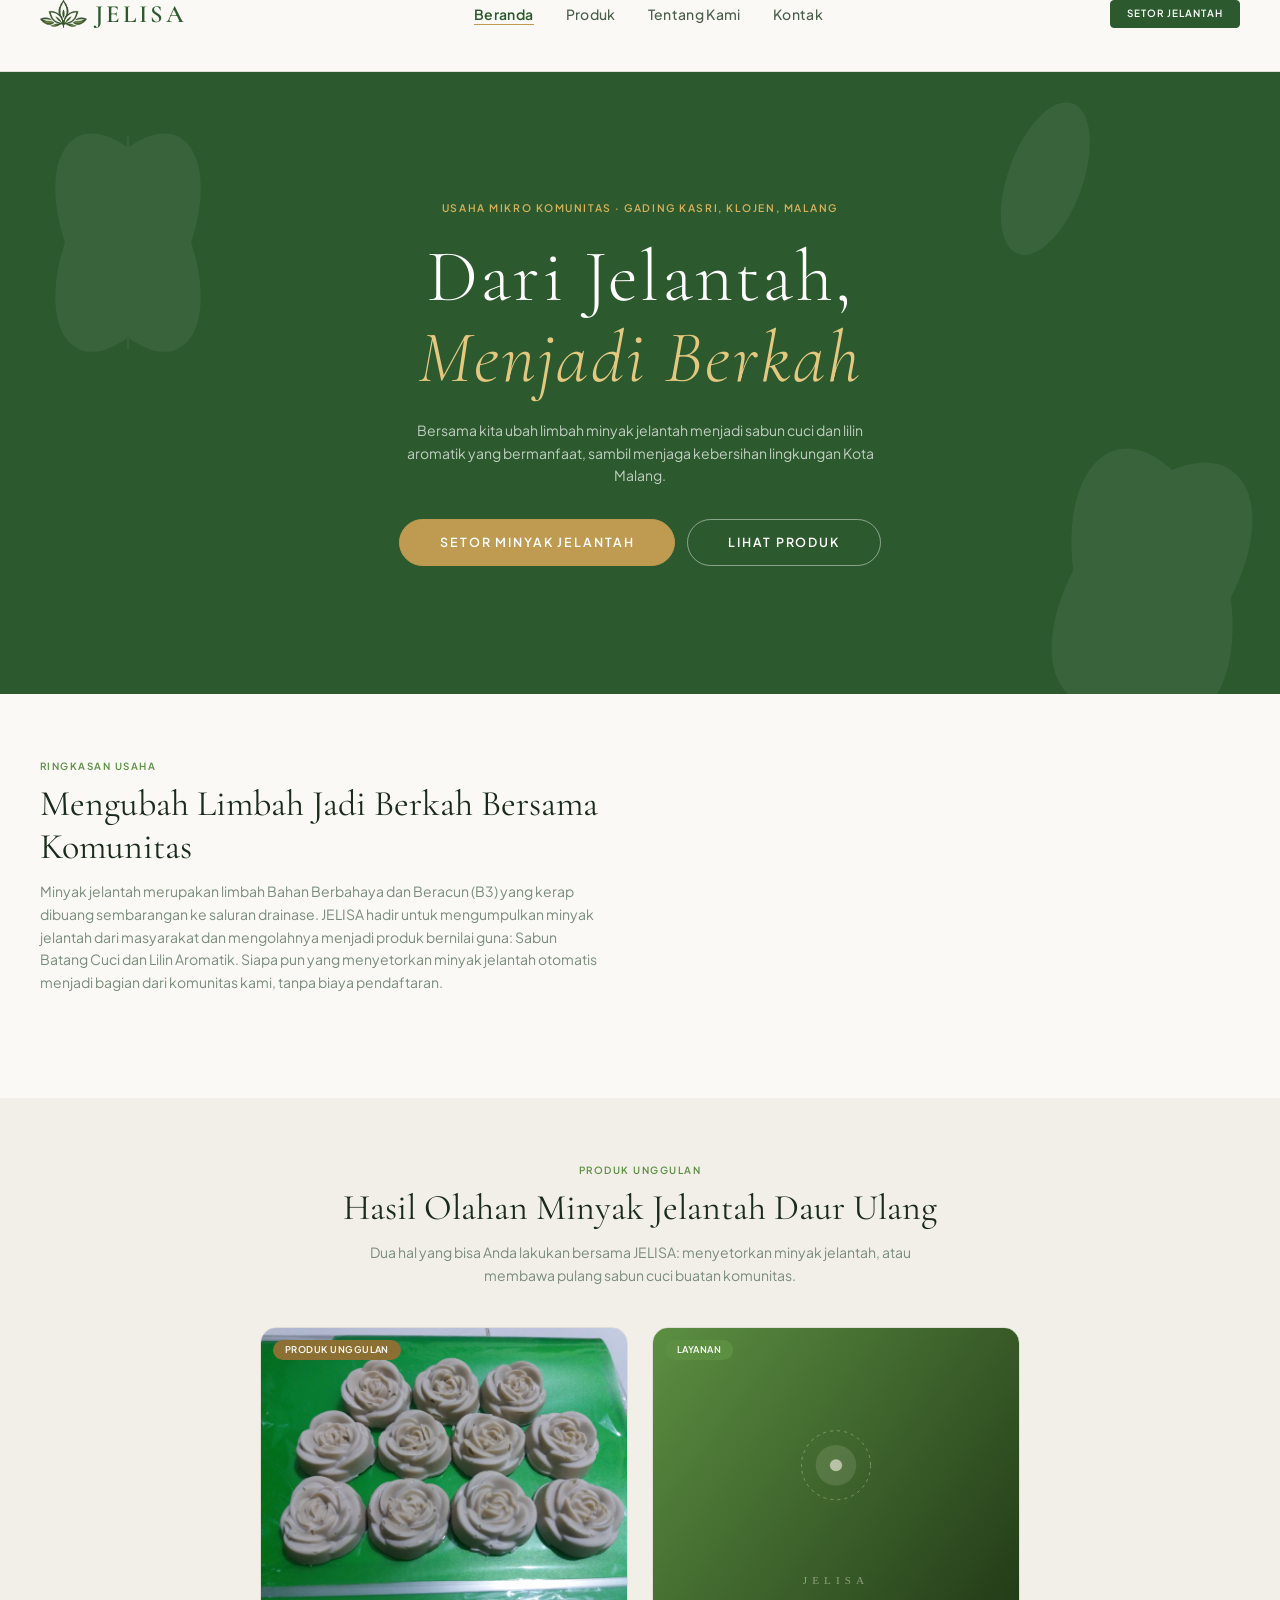
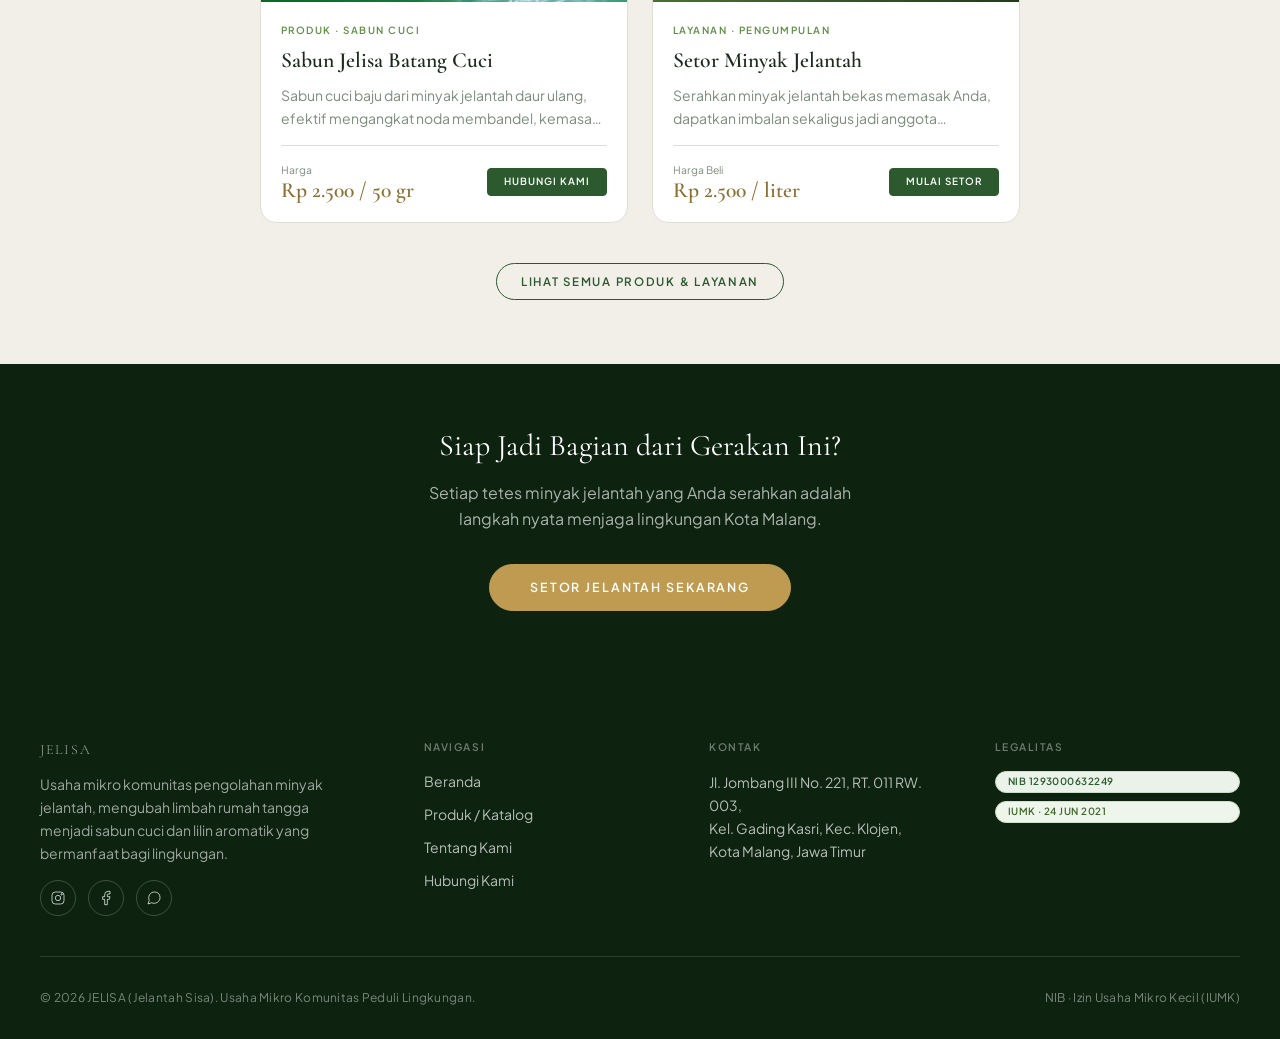
<file: index.html>
<!DOCTYPE html>
<html lang="id">
<head>
<meta charset="UTF-8">
<meta name="viewport" content="width=device-width, initial-scale=1.0">
<title>JELISA (Jelantah Sisa) | Usaha Mikro Pengolahan Minyak Jelantah Malang</title>
<meta name="description" content="JELISA mengumpulkan dan mengolah minyak jelantah dari warga Kelurahan Gading Kasri, Kec. Klojen, Kota Malang menjadi sabun cuci dan lilin aromatik.">

<link rel="icon" type="image/png" href="images/logo/favicon-32.png">
<link rel="apple-touch-icon" href="images/logo/favicon-180.png">

<link rel="preconnect" href="https://fonts.googleapis.com">
<link rel="preconnect" href="https://fonts.gstatic.com" crossorigin>
<link href="https://fonts.googleapis.com/css2?family=Cormorant+Garamond:ital,wght@0,300;0,400;0,500;0,600;0,700;1,300;1,400;1,500;1,600&family=Plus+Jakarta+Sans:wght@300;400;500;600;700&display=swap" rel="stylesheet">

<link rel="stylesheet" href="css/jelisa-design-system.css">
<link rel="stylesheet" href="css/site-layout.css">
</head>
<body>
<nav class="jelisa-nav" id="mainNav" role="banner">
  <div class="container">
    <div class="jelisa-nav__inner">

      <a href="index.html" class="jelisa-nav__logo" aria-label="JELISA, Beranda">
        <img src="images/logo/jelisa-icon-nav.png" alt="" class="jelisa-nav__logo-icon">
        <span class="jelisa-nav__logo-name">JELISA</span>
      </a>

      <ul class="jelisa-nav__links" role="list">
        <li><a href="index.html" class="jelisa-nav__link" aria-current="page">Beranda</a></li>
        <li><a href="katalog.html" class="jelisa-nav__link">Produk</a></li>
        <li><a href="tentang.html" class="jelisa-nav__link">Tentang Kami</a></li>
        <li><a href="kontak.html" class="jelisa-nav__link">Kontak</a></li>
      </ul>

      <div class="jelisa-nav__actions">
        <a href="kontak.html" class="btn btn-primary btn-sm jelisa-nav__cta">Setor Jelantah</a>
        <button class="jelisa-nav__hamburger" id="navToggle" aria-expanded="false" aria-controls="mobileMenu" aria-label="Buka menu">
          <span class="jelisa-nav__hamburger-line"></span>
          <span class="jelisa-nav__hamburger-line"></span>
          <span class="jelisa-nav__hamburger-line"></span>
        </button>
      </div>
    </div>
  </div>
</nav>

<div class="jelisa-nav__mobile-menu" id="mobileMenu" role="navigation" aria-label="Menu mobile">
  <ul class="jelisa-nav__mobile-links" role="list">
    <li><a href="index.html">Beranda</a></li>
    <li><a href="katalog.html">Produk</a></li>
    <li><a href="tentang.html">Tentang Kami</a></li>
    <li><a href="kontak.html">Kontak</a></li>
  </ul>
  <div class="jelisa-nav__mobile-cta">
    <a href="kontak.html" class="btn btn-primary btn-block btn-pill">Setor Jelantah</a>
  </div>
</div>

<main class="site-main">

  <section class="hero" aria-label="Hero">
    <svg class="hero__bg" viewBox="0 0 1200 640" xmlns="http://www.w3.org/2000/svg" preserveAspectRatio="xMidYMid slice" aria-hidden="true">
      <g fill="white">
        <ellipse cx="120" cy="160" rx="55" ry="110" transform="rotate(-25 120 160)"/>
        <ellipse cx="120" cy="160" rx="55" ry="110" transform="rotate(25 120 160)"/>
        <line x1="120" y1="60" x2="120" y2="260" stroke="white" stroke-width="1.5"/>
        <ellipse cx="1080" cy="480" rx="70" ry="130" transform="rotate(-15 1080 480)"/>
        <ellipse cx="1080" cy="480" rx="70" ry="130" transform="rotate(35 1080 480)"/>
        <ellipse cx="980" cy="100" rx="35" ry="75" transform="rotate(20 980 100)"/>
      </g>
    </svg>
    <div class="hero__content">
      <p class="hero__eyebrow">Usaha Mikro Komunitas · Gading Kasri, Klojen, Malang</p>
      <h1 class="hero__title">Dari Jelantah,<br><em>Menjadi Berkah</em></h1>
      <p class="hero__sub">Bersama kita ubah limbah minyak jelantah menjadi sabun cuci dan lilin aromatik yang bermanfaat, sambil menjaga kebersihan lingkungan Kota Malang.</p>
      <div class="hero__actions">
        <a href="kontak.html" class="btn btn-accent btn-lg btn-pill">Setor Minyak Jelantah</a>
        <a href="katalog.html" class="btn btn-white-outline btn-lg btn-pill">Lihat Produk</a>
      </div>
    </div>
  </section>

  <section class="section">
    <div class="container">
      <div class="section__header is-left" style="max-width:640px">
        <p class="section__eyebrow">Ringkasan Usaha</p>
        <h2 class="section__title">Mengubah Limbah Jadi Berkah Bersama Komunitas</h2>
        <p class="section__desc">Minyak jelantah merupakan limbah Bahan Berbahaya dan Beracun (B3) yang kerap dibuang sembarangan ke saluran drainase. JELISA hadir untuk mengumpulkan minyak jelantah dari masyarakat dan mengolahnya menjadi produk bernilai guna: Sabun Batang Cuci dan Lilin Aromatik. Siapa pun yang menyetorkan minyak jelantah otomatis menjadi bagian dari komunitas kami, tanpa biaya pendaftaran.</p>
      </div>
    </div>
  </section>

  <section class="section section--alt">
    <div class="container">
      <div class="section__header">
        <p class="section__eyebrow">Produk Unggulan</p>
        <h2 class="section__title">Hasil Olahan Minyak Jelantah Daur Ulang</h2>
        <p class="section__desc" style="margin-inline:auto">Dua hal yang bisa Anda lakukan bersama JELISA: menyetorkan minyak jelantah, atau membawa pulang sabun cuci buatan komunitas.</p>
      </div>
      <div class="cards-grid" style="max-width:760px;margin-inline:auto">
        <div class="card-product">
          <div class="card-product__image-wrap">
            <img src="images/produk/Foto_5.jpeg" alt="Sabun Jelisa Batang Cuci" loading="lazy" style="width:100%;height:100%;object-fit:cover">
            <span class="card-product__badge card-product__badge--bestseller">Produk Unggulan</span>
          </div>
          <div class="card-product__body">
            <p class="card-product__category">Produk · Sabun Cuci</p>
            <h3 class="card-product__name">Sabun Jelisa Batang Cuci</h3>
            <p class="card-product__desc">Sabun cuci baju dari minyak jelantah daur ulang, efektif mengangkat noda membandel, kemasan 50 gram.</p>
            <div class="card-product__divider"></div>
            <div class="card-product__footer">
              <div class="card-product__price">
                <span class="card-product__rating-count" style="font-size:.65rem">Harga</span>
                <span class="card-product__price-current">Rp 2.500 / 50 gr</span>
              </div>
              <a href="kontak.html" class="btn btn-primary btn-sm">Hubungi Kami</a>
            </div>
          </div>
        </div>
        <div class="card-product">
          <div class="card-product__image-wrap">
            <svg viewBox="0 0 360 270" fill="none" xmlns="http://www.w3.org/2000/svg" style="width:100%;height:100%" role="img" aria-label="Setor Minyak Jelantah">
              <defs>
                <linearGradient id="g-Set" x1="0" y1="0" x2="360" y2="270" gradientUnits="userSpaceOnUse">
                  <stop stop-color="#5C8F42"/><stop offset="1" stop-color="#233C18"/>
                </linearGradient>
              </defs>
              <rect width="360" height="270" fill="url(#g-Set)"/>
              <circle cx="180" cy="135" r="34" stroke="#FAF4E6" stroke-width=".9" opacity=".35" stroke-dasharray="3 4"/>
              <circle cx="180" cy="135" r="20" fill="#FAF4E6" opacity=".12"/>
              <circle cx="180" cy="135" r="6" fill="#FAF4E6" opacity=".6"/>
              <text x="180" y="252" text-anchor="middle" font-family="Georgia,serif" font-size="11" fill="#FAF4E6" opacity=".45" letter-spacing="5">JELISA</text>
            </svg>
            <span class="card-product__badge card-product__badge--new">Layanan</span>
          </div>
          <div class="card-product__body">
            <p class="card-product__category">Layanan · Pengumpulan</p>
            <h3 class="card-product__name">Setor Minyak Jelantah</h3>
            <p class="card-product__desc">Serahkan minyak jelantah bekas memasak Anda, dapatkan imbalan sekaligus jadi anggota komunitas JELISA.</p>
            <div class="card-product__divider"></div>
            <div class="card-product__footer">
              <div class="card-product__price">
                <span class="card-product__rating-count" style="font-size:.65rem">Harga Beli</span>
                <span class="card-product__price-current">Rp 2.500 / liter</span>
              </div>
              <a href="kontak.html" class="btn btn-primary btn-sm">Mulai Setor</a>
            </div>
          </div>
        </div>
      </div>
      <div style="text-align:center;margin-block-start:var(--space-10)">
        <a href="katalog.html" class="btn btn-secondary btn-pill">Lihat Semua Produk &amp; Layanan</a>
      </div>
    </div>
  </section>

  <section class="section" style="background:var(--jelisa-primary-900);text-align:center">
    <div class="container">
      <h2 style="font-family:var(--font-heading);font-size:var(--text-3xl);color:#fff;margin-block-end:var(--space-4)">Siap Jadi Bagian dari Gerakan Ini?</h2>
      <p style="color:rgba(255,255,255,.65);max-width:480px;margin-inline:auto;margin-block-end:var(--space-8)">Setiap tetes minyak jelantah yang Anda serahkan adalah langkah nyata menjaga lingkungan Kota Malang.</p>
      <a href="kontak.html" class="btn btn-accent btn-lg btn-pill">Setor Jelantah Sekarang</a>
    </div>
  </section>

</main>

<footer class="site-footer" role="contentinfo">
  <div class="container">
    <div class="site-footer__grid">

      <div class="site-footer__brand">
        <p class="site-footer__logo">JELISA</p>
        <p>Usaha mikro komunitas pengolahan minyak jelantah, mengubah limbah rumah tangga menjadi sabun cuci dan lilin aromatik yang bermanfaat bagi lingkungan.</p>
        <!-- Placeholder akun media sosial: ganti href="#" dengan tautan resmi JELISA -->
        <div class="site-footer__social">
          <a href="#" aria-label="Instagram JELISA">
            <svg width="16" height="16" viewBox="0 0 24 24" fill="none" stroke="currentColor" stroke-width="1.5"><rect x="3" y="3" width="18" height="18" rx="5"/><circle cx="12" cy="12" r="4"/><circle cx="17.5" cy="6.5" r="1"/></svg>
          </a>
          <a href="#" aria-label="Facebook JELISA">
            <svg width="16" height="16" viewBox="0 0 24 24" fill="none" stroke="currentColor" stroke-width="1.5"><path d="M18 2h-3a5 5 0 0 0-5 5v3H7v4h3v8h4v-8h3l1-4h-4V7a1 1 0 0 1 1-1h3z"/></svg>
          </a>
          <a href="#" aria-label="WhatsApp JELISA">
            <svg width="16" height="16" viewBox="0 0 24 24" fill="none" stroke="currentColor" stroke-width="1.5"><path d="M21 11.5a8.38 8.38 0 0 1-.9 3.8 8.5 8.5 0 0 1-7.6 4.7 8.38 8.38 0 0 1-3.8-.9L3 21l1.9-5.7a8.38 8.38 0 0 1-.9-3.8 8.5 8.5 0 0 1 4.7-7.6 8.38 8.38 0 0 1 3.8-.9h.5a8.48 8.48 0 0 1 8 8v.5z"/></svg>
          </a>
        </div>
      </div>

      <div>
        <p class="site-footer__heading">Navigasi</p>
        <nav class="site-footer__links">
          <a href="index.html">Beranda</a>
          <a href="katalog.html">Produk / Katalog</a>
          <a href="tentang.html">Tentang Kami</a>
          <a href="kontak.html">Hubungi Kami</a>
        </nav>
      </div>

      <div>
        <p class="site-footer__heading">Kontak</p>
        <p class="site-footer__address">
          Jl. Jombang III No. 221, RT. 011 RW. 003,<br>
          Kel. Gading Kasri, Kec. Klojen,<br>
          Kota Malang, Jawa Timur
        </p>
      </div>

      <div>
        <p class="site-footer__heading">Legalitas</p>
        <div style="display:flex;flex-direction:column;gap:8px">
          <span class="badge badge-primary">NIB 1293000632249</span>
          <span class="badge badge-secondary">IUMK · 24 Jun 2021</span>
        </div>
      </div>

    </div>

    <div class="site-footer__bottom">
      <span>© 2026 JELISA (Jelantah Sisa). Usaha Mikro Komunitas Peduli Lingkungan.</span>
      <span>NIB · Izin Usaha Mikro Kecil (IUMK)</span>
    </div>
  </div>
</footer>

<script src="js/site-nav.js"></script>
<script src="js/site-whatsapp.js"></script>
</body>
</html>
</file>
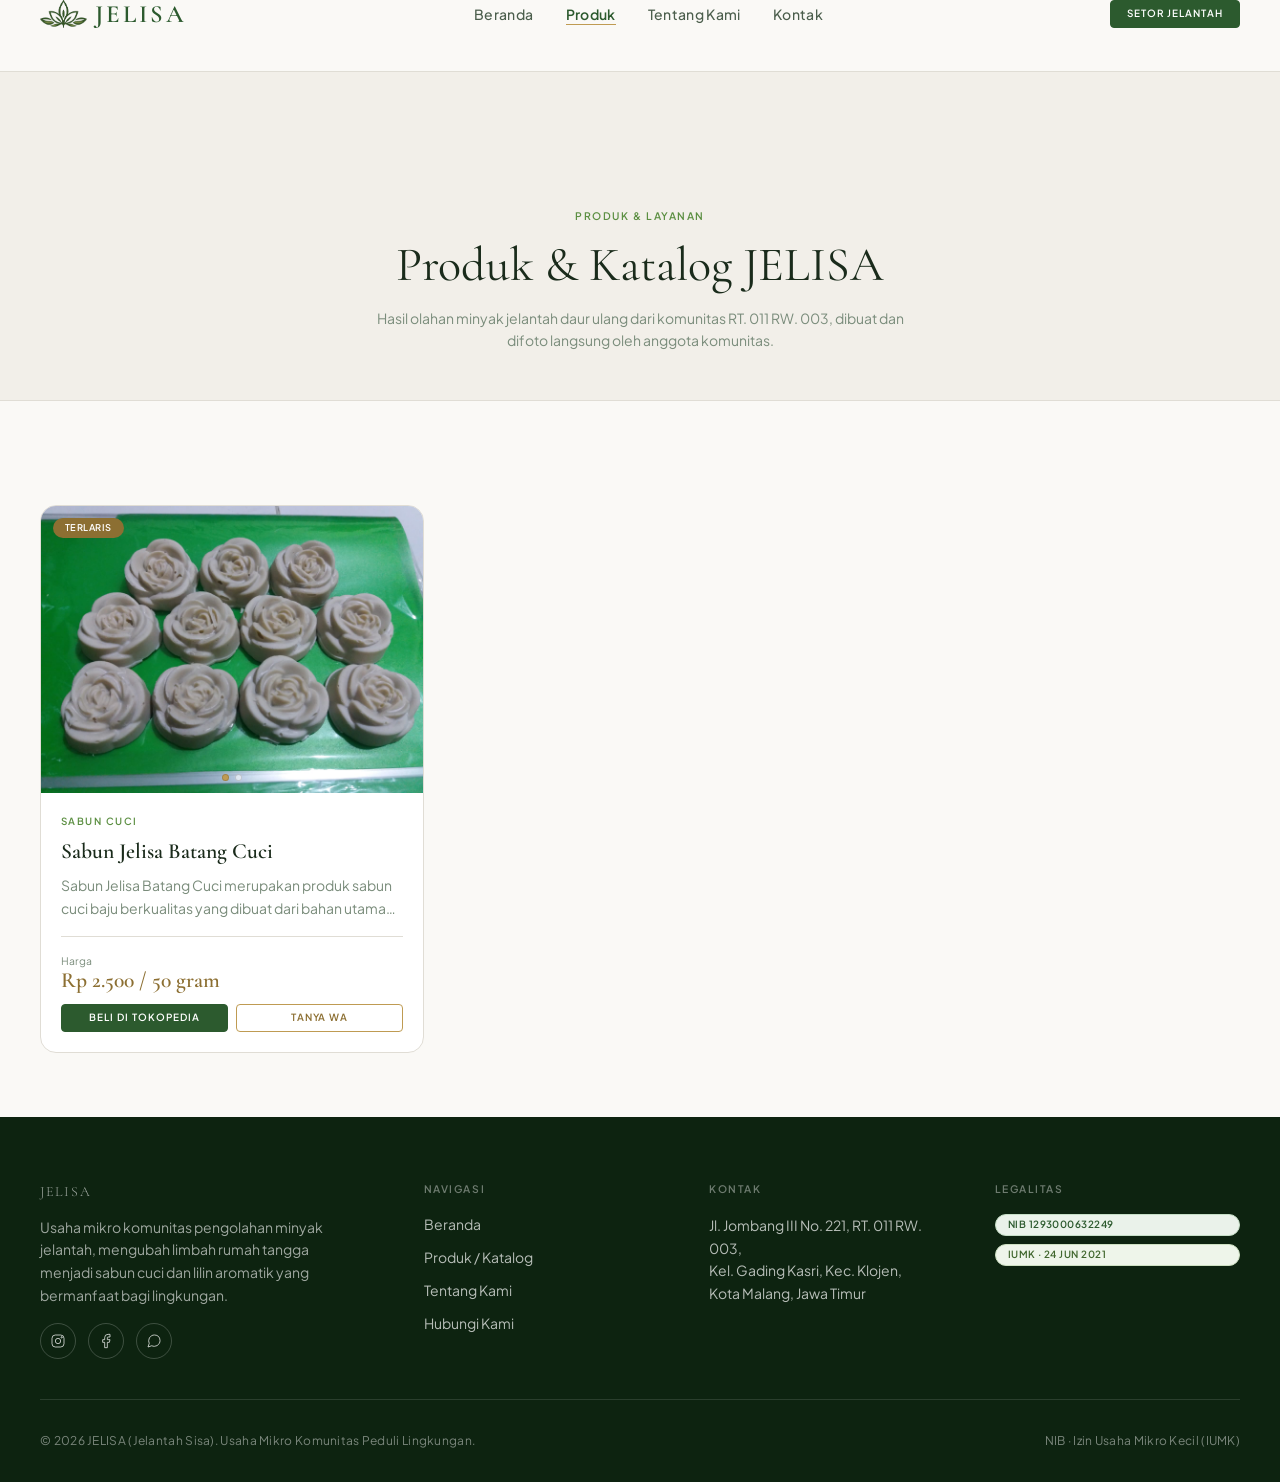
<file: katalog.html>
<!DOCTYPE html>
<html lang="id">
<head>
<meta charset="UTF-8">
<meta name="viewport" content="width=device-width, initial-scale=1.0">
<title>Produk & Katalog | JELISA</title>
<meta name="description" content="Katalog produk dan layanan JELISA: sabun cuci dari minyak jelantah daur ulang, dibuat oleh komunitas Kelurahan Gading Kasri, Kota Malang.">

<link rel="icon" type="image/png" href="images/logo/favicon-32.png">
<link rel="apple-touch-icon" href="images/logo/favicon-180.png">

<link rel="preconnect" href="https://fonts.googleapis.com">
<link rel="preconnect" href="https://fonts.gstatic.com" crossorigin>
<link href="https://fonts.googleapis.com/css2?family=Cormorant+Garamond:ital,wght@0,300;0,400;0,500;0,600;0,700;1,300;1,400;1,500;1,600&family=Plus+Jakarta+Sans:wght@300;400;500;600;700&display=swap" rel="stylesheet">

<link rel="stylesheet" href="css/jelisa-design-system.css">
<link rel="stylesheet" href="css/site-layout.css">
</head>
<body>
<nav class="jelisa-nav" id="mainNav" role="banner">
  <div class="container">
    <div class="jelisa-nav__inner">

      <a href="index.html" class="jelisa-nav__logo" aria-label="JELISA, Beranda">
        <img src="images/logo/jelisa-icon-nav.png" alt="" class="jelisa-nav__logo-icon">
        <span class="jelisa-nav__logo-name">JELISA</span>
      </a>

      <ul class="jelisa-nav__links" role="list">
        <li><a href="index.html" class="jelisa-nav__link">Beranda</a></li>
        <li><a href="katalog.html" class="jelisa-nav__link" aria-current="page">Produk</a></li>
        <li><a href="tentang.html" class="jelisa-nav__link">Tentang Kami</a></li>
        <li><a href="kontak.html" class="jelisa-nav__link">Kontak</a></li>
      </ul>

      <div class="jelisa-nav__actions">
        <a href="kontak.html" class="btn btn-primary btn-sm jelisa-nav__cta">Setor Jelantah</a>
        <button class="jelisa-nav__hamburger" id="navToggle" aria-expanded="false" aria-controls="mobileMenu" aria-label="Buka menu">
          <span class="jelisa-nav__hamburger-line"></span>
          <span class="jelisa-nav__hamburger-line"></span>
          <span class="jelisa-nav__hamburger-line"></span>
        </button>
      </div>
    </div>
  </div>
</nav>

<div class="jelisa-nav__mobile-menu" id="mobileMenu" role="navigation" aria-label="Menu mobile">
  <ul class="jelisa-nav__mobile-links" role="list">
    <li><a href="index.html">Beranda</a></li>
    <li><a href="katalog.html">Produk</a></li>
    <li><a href="tentang.html">Tentang Kami</a></li>
    <li><a href="kontak.html">Kontak</a></li>
  </ul>
  <div class="jelisa-nav__mobile-cta">
    <a href="kontak.html" class="btn btn-primary btn-block btn-pill">Setor Jelantah</a>
  </div>
</div>

<main class="site-main">

  <header class="page-header">
    <div class="container">
      <p class="page-header__eyebrow">Produk & Layanan</p>
      <h1 class="page-header__title">Produk &amp; Katalog JELISA</h1>
      <p class="page-header__desc">Hasil olahan minyak jelantah daur ulang dari komunitas RT. 011 RW. 003, dibuat dan difoto langsung oleh anggota komunitas.</p>
    </div>
  </header>

  <section class="section">
    <div class="container">

      <!-- Filter kategori: hanya muncul otomatis lewat JS jika produk > 8 -->
      <div class="filter-bar" id="filterBar" hidden></div>

      <div class="cards-grid cards-grid--3" id="productGrid"></div>

      <p id="emptyState" class="section__desc" style="text-align:center;margin-inline:auto;display:none">
        Tidak ada produk pada kategori ini.
      </p>
    </div>
  </section>

  <script>
  // ============================================================
  // DATA PRODUK
  // Tambah produk baru = tambah satu objek di array ini.
  // Tidak perlu menulis HTML kartu secara manual.
  // ============================================================
  const PRODUCTS = [
    {
      id: "sabun-jelisa-batang-cuci",
      name: "Sabun Jelisa Batang Cuci",
      category: "sabun-cuci",
      categoryLabel: "Sabun Cuci",
      priceLabel: "Harga",
      price: "Rp 2.500 / 50 gram",
      desc: "Sabun Jelisa Batang Cuci merupakan produk sabun cuci baju berkualitas yang dibuat dari bahan utama minyak jelantah hasil daur ulang. Diproduksi secara teliti oleh pengurus dan anggota komunitas JELISA, sabun ini mengandung bahan-bahan yang efektif membersihkan noda pakaian sekaligus ramah lingkungan.",
      badge: "terlaris",
      images: ["images/produk/Foto_5.jpeg", "images/produk/Foto_4.jpeg"],
      buyLink: "https://tk.tokopedia.com/ZSCj5KEAo/",
      waNumber: "62881026130704", // dari 0881026130704
    },
  ];

  const BADGE_LABELS = { terlaris: "Terlaris", baru: "Baru" };
  const BADGE_CLASS  = { terlaris: "card-product__badge--bestseller", baru: "card-product__badge--new" };

  function buildCard(p) {
    const badge = p.badge
      ? `<span class="card-product__badge ${BADGE_CLASS[p.badge] || ""}">${BADGE_LABELS[p.badge] || p.badge}</span>`
      : "";

    const dots = p.images.length > 1
      ? `<div class="card-product__gallery-dots">` +
        p.images.map((_, i) => `<button class="gallery-dot${i === 0 ? " is-active" : ""}" data-idx="${i}" aria-label="Foto ${i + 1}"></button>`).join("") +
        `</div>`
      : "";

    const waBtn = p.waNumber
      ? `<a href="https://wa.me/${p.waNumber}?text=${encodeURIComponent("Halo, saya ingin menanyakan produk " + p.name)}" target="_blank" rel="noopener" class="btn btn-accent-outline btn-sm">Tanya WA</a>`
      : `<button class="btn btn-accent-outline btn-sm" disabled title="Nomor WhatsApp JELISA belum diisi pada data produk">Tanya WA</button>`;

    return `
      <div class="card-product" data-category="${p.category}">
        <div class="card-product__image-wrap">
          <img class="card-product__image" data-id="${p.id}" src="${p.images[0]}" alt="${p.name}" loading="lazy">
          ${badge}
          ${dots}
        </div>
        <div class="card-product__body">
          <p class="card-product__category">${p.categoryLabel}</p>
          <h3 class="card-product__name">${p.name}</h3>
          <p class="card-product__desc">${p.desc}</p>
          <div class="card-product__divider"></div>
          <div class="card-product__footer card-product__footer--stack">
            <div class="card-product__price">
              <span class="card-product__rating-count" style="font-size:.65rem">${p.priceLabel}</span>
              <span class="card-product__price-current">${p.price}</span>
            </div>
            <div class="card-product__actions">
              <a href="${p.buyLink}" target="_blank" rel="noopener" class="btn btn-primary btn-sm">Beli di Tokopedia</a>
              ${waBtn}
            </div>
          </div>
        </div>
      </div>`;
  }

  function render(filterCategory) {
    const grid = document.getElementById("productGrid");
    const list = filterCategory && filterCategory !== "semua"
      ? PRODUCTS.filter(p => p.category === filterCategory)
      : PRODUCTS;
    grid.innerHTML = list.map(buildCard).join("");
    document.getElementById("emptyState").style.display = list.length ? "none" : "block";

    // Gallery dot listeners (re-bind setiap render karena innerHTML diganti)
    grid.querySelectorAll(".card-product").forEach(card => {
      const product = PRODUCTS.find(p => p.id === card.querySelector("img").dataset.id);
      card.querySelectorAll(".gallery-dot").forEach(dot => {
        dot.addEventListener("click", () => {
          const idx = Number(dot.dataset.idx);
          card.querySelector("img").src = product.images[idx];
          card.querySelectorAll(".gallery-dot").forEach((d, i) => d.classList.toggle("is-active", i === idx));
        });
      });
    });
  }

  // Filter kategori hanya muncul jika produk > 8 (sesuai ketentuan)
  const categories = [...new Map(PRODUCTS.map(p => [p.category, p.categoryLabel])).entries()];
  if (PRODUCTS.length > 8 && categories.length > 1) {
    const bar = document.getElementById("filterBar");
    bar.hidden = false;
    const pills = [["semua", "Semua"], ...categories];
    bar.innerHTML = pills.map(([val, label], i) =>
      `<button class="filter-pill${i === 0 ? " is-active" : ""}" data-cat="${val}">${label}</button>`
    ).join("");
    bar.querySelectorAll(".filter-pill").forEach(pill => {
      pill.addEventListener("click", () => {
        bar.querySelectorAll(".filter-pill").forEach(p => p.classList.remove("is-active"));
        pill.classList.add("is-active");
        render(pill.dataset.cat);
      });
    });
  }

  render();
  </script>

</main>

<footer class="site-footer" role="contentinfo">
  <div class="container">
    <div class="site-footer__grid">

      <div class="site-footer__brand">
        <p class="site-footer__logo">JELISA</p>
        <p>Usaha mikro komunitas pengolahan minyak jelantah, mengubah limbah rumah tangga menjadi sabun cuci dan lilin aromatik yang bermanfaat bagi lingkungan.</p>
        <!-- Placeholder akun media sosial: ganti href="#" dengan tautan resmi JELISA -->
        <div class="site-footer__social">
          <a href="#" aria-label="Instagram JELISA">
            <svg width="16" height="16" viewBox="0 0 24 24" fill="none" stroke="currentColor" stroke-width="1.5"><rect x="3" y="3" width="18" height="18" rx="5"/><circle cx="12" cy="12" r="4"/><circle cx="17.5" cy="6.5" r="1"/></svg>
          </a>
          <a href="#" aria-label="Facebook JELISA">
            <svg width="16" height="16" viewBox="0 0 24 24" fill="none" stroke="currentColor" stroke-width="1.5"><path d="M18 2h-3a5 5 0 0 0-5 5v3H7v4h3v8h4v-8h3l1-4h-4V7a1 1 0 0 1 1-1h3z"/></svg>
          </a>
          <a href="#" aria-label="WhatsApp JELISA">
            <svg width="16" height="16" viewBox="0 0 24 24" fill="none" stroke="currentColor" stroke-width="1.5"><path d="M21 11.5a8.38 8.38 0 0 1-.9 3.8 8.5 8.5 0 0 1-7.6 4.7 8.38 8.38 0 0 1-3.8-.9L3 21l1.9-5.7a8.38 8.38 0 0 1-.9-3.8 8.5 8.5 0 0 1 4.7-7.6 8.38 8.38 0 0 1 3.8-.9h.5a8.48 8.48 0 0 1 8 8v.5z"/></svg>
          </a>
        </div>
      </div>

      <div>
        <p class="site-footer__heading">Navigasi</p>
        <nav class="site-footer__links">
          <a href="index.html">Beranda</a>
          <a href="katalog.html">Produk / Katalog</a>
          <a href="tentang.html">Tentang Kami</a>
          <a href="kontak.html">Hubungi Kami</a>
        </nav>
      </div>

      <div>
        <p class="site-footer__heading">Kontak</p>
        <p class="site-footer__address">
          Jl. Jombang III No. 221, RT. 011 RW. 003,<br>
          Kel. Gading Kasri, Kec. Klojen,<br>
          Kota Malang, Jawa Timur
        </p>
      </div>

      <div>
        <p class="site-footer__heading">Legalitas</p>
        <div style="display:flex;flex-direction:column;gap:8px">
          <span class="badge badge-primary">NIB 1293000632249</span>
          <span class="badge badge-secondary">IUMK · 24 Jun 2021</span>
        </div>
      </div>

    </div>

    <div class="site-footer__bottom">
      <span>© 2026 JELISA (Jelantah Sisa). Usaha Mikro Komunitas Peduli Lingkungan.</span>
      <span>NIB · Izin Usaha Mikro Kecil (IUMK)</span>
    </div>
  </div>
</footer>

<script src="js/site-nav.js"></script>
<script src="js/site-whatsapp.js"></script>
</body>
</html>
</file>
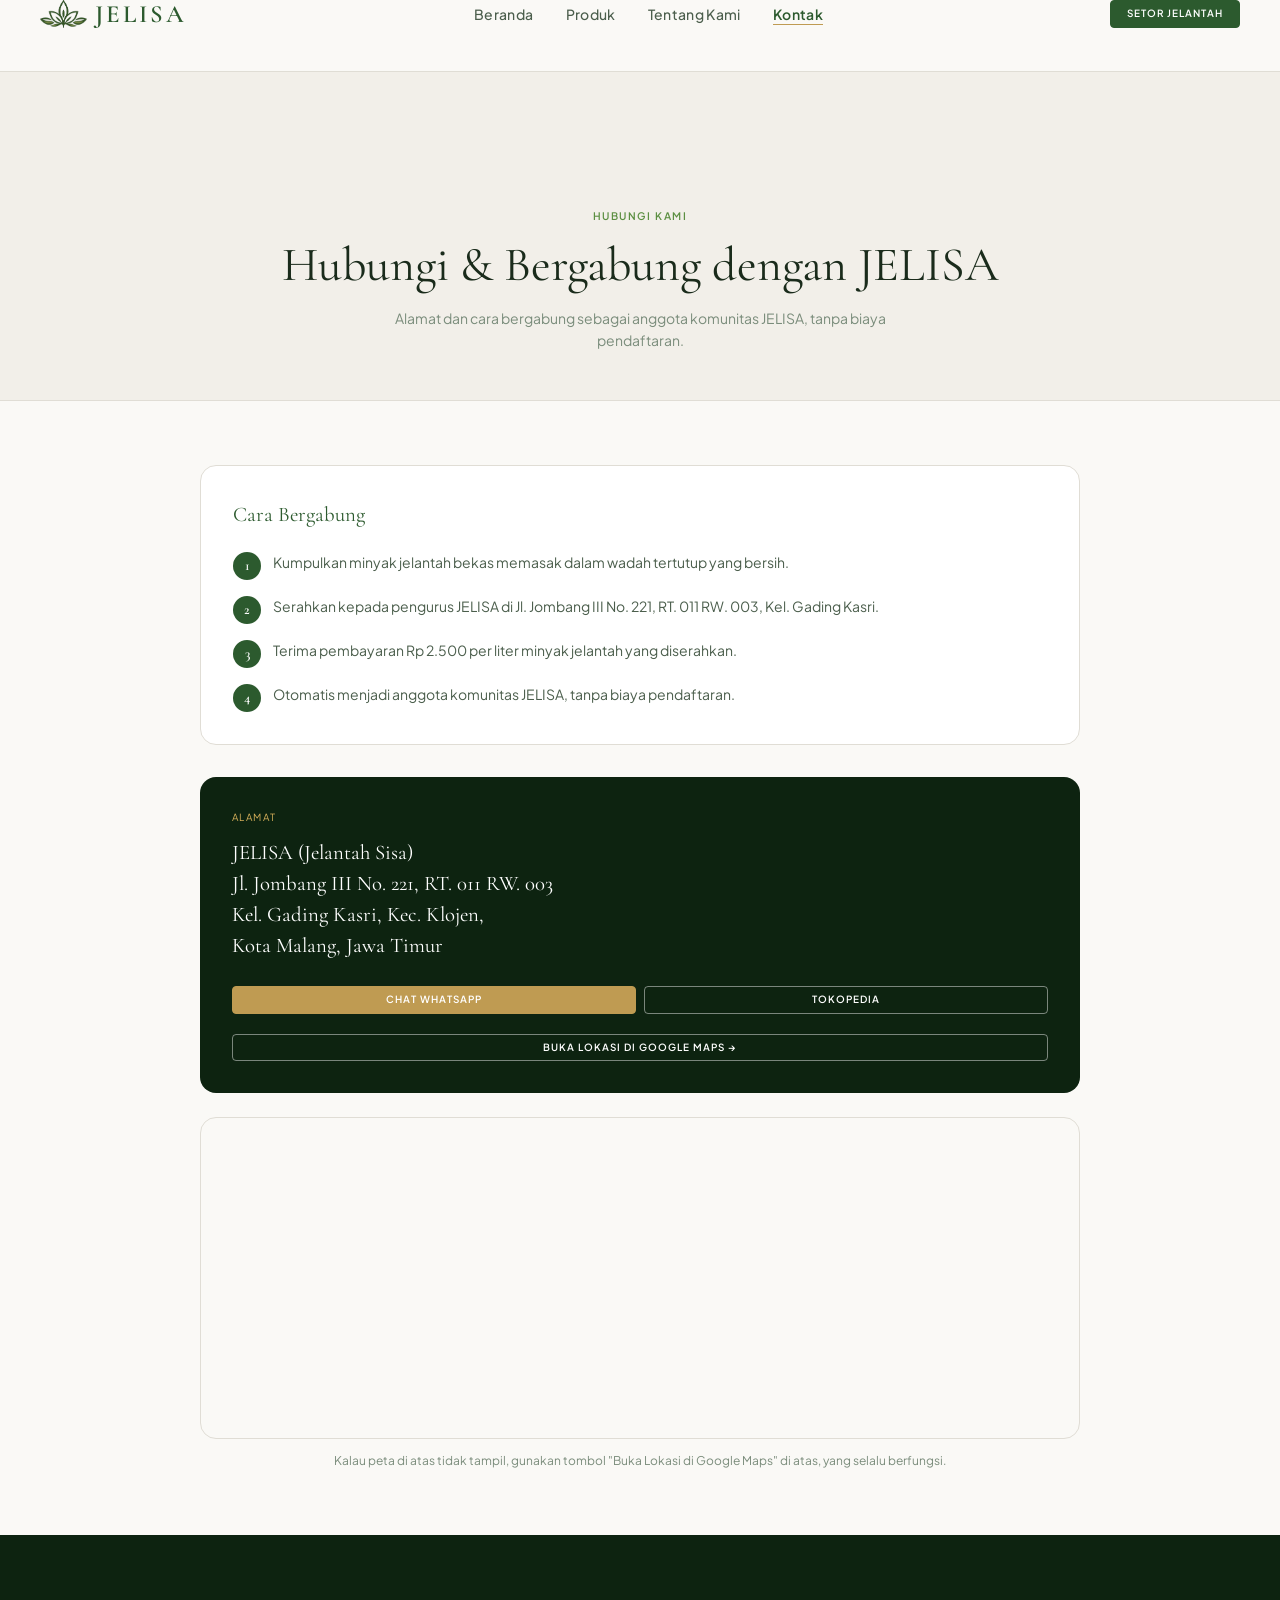
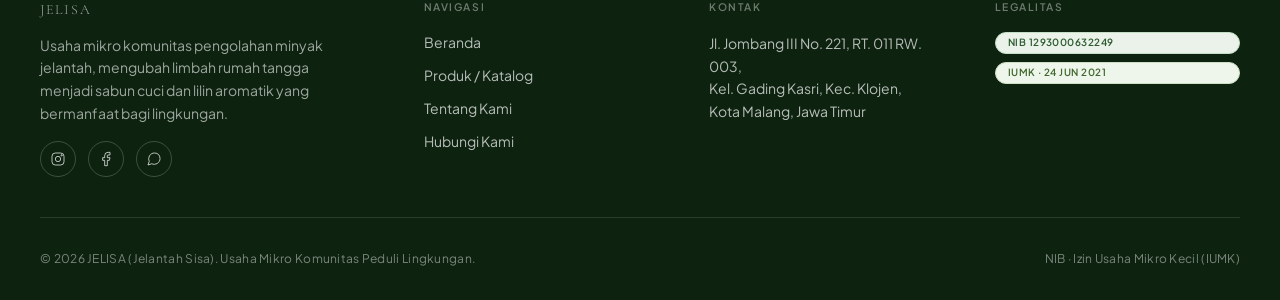
<file: kontak.html>
<!DOCTYPE html>
<html lang="id">
<head>
<meta charset="UTF-8">
<meta name="viewport" content="width=device-width, initial-scale=1.0">
<title>Hubungi Kami | JELISA</title>
<meta name="description" content="Alamat, cara bergabung, dan kontak JELISA, usaha mikro komunitas pengolahan minyak jelantah di Kota Malang.">

<link rel="icon" type="image/png" href="images/logo/favicon-32.png">
<link rel="apple-touch-icon" href="images/logo/favicon-180.png">

<link rel="preconnect" href="https://fonts.googleapis.com">
<link rel="preconnect" href="https://fonts.gstatic.com" crossorigin>
<link href="https://fonts.googleapis.com/css2?family=Cormorant+Garamond:ital,wght@0,300;0,400;0,500;0,600;0,700;1,300;1,400;1,500;1,600&family=Plus+Jakarta+Sans:wght@300;400;500;600;700&display=swap" rel="stylesheet">

<link rel="stylesheet" href="css/jelisa-design-system.css">
<link rel="stylesheet" href="css/site-layout.css">
</head>
<body>
<nav class="jelisa-nav" id="mainNav" role="banner">
  <div class="container">
    <div class="jelisa-nav__inner">

      <a href="index.html" class="jelisa-nav__logo" aria-label="JELISA, Beranda">
        <img src="images/logo/jelisa-icon-nav.png" alt="" class="jelisa-nav__logo-icon">
        <span class="jelisa-nav__logo-name">JELISA</span>
      </a>

      <ul class="jelisa-nav__links" role="list">
        <li><a href="index.html" class="jelisa-nav__link">Beranda</a></li>
        <li><a href="katalog.html" class="jelisa-nav__link">Produk</a></li>
        <li><a href="tentang.html" class="jelisa-nav__link">Tentang Kami</a></li>
        <li><a href="kontak.html" class="jelisa-nav__link" aria-current="page">Kontak</a></li>
      </ul>

      <div class="jelisa-nav__actions">
        <a href="kontak.html" class="btn btn-primary btn-sm jelisa-nav__cta">Setor Jelantah</a>
        <button class="jelisa-nav__hamburger" id="navToggle" aria-expanded="false" aria-controls="mobileMenu" aria-label="Buka menu">
          <span class="jelisa-nav__hamburger-line"></span>
          <span class="jelisa-nav__hamburger-line"></span>
          <span class="jelisa-nav__hamburger-line"></span>
        </button>
      </div>
    </div>
  </div>
</nav>

<div class="jelisa-nav__mobile-menu" id="mobileMenu" role="navigation" aria-label="Menu mobile">
  <ul class="jelisa-nav__mobile-links" role="list">
    <li><a href="index.html">Beranda</a></li>
    <li><a href="katalog.html">Produk</a></li>
    <li><a href="tentang.html">Tentang Kami</a></li>
    <li><a href="kontak.html">Kontak</a></li>
  </ul>
  <div class="jelisa-nav__mobile-cta">
    <a href="kontak.html" class="btn btn-primary btn-block btn-pill">Setor Jelantah</a>
  </div>
</div>

<main class="site-main">

  <header class="page-header">
    <div class="container">
      <p class="page-header__eyebrow">Hubungi Kami</p>
      <h1 class="page-header__title">Hubungi &amp; Bergabung dengan JELISA</h1>
      <p class="page-header__desc">Alamat dan cara bergabung sebagai anggota komunitas JELISA, tanpa biaya pendaftaran.</p>
    </div>
  </header>

  <section class="section">
    <div class="container">
      <div class="about-grid" style="display:grid;grid-template-columns:1fr;gap:var(--space-8);max-width:880px;margin-inline:auto">
        <div style="background:var(--color-surface);border:1px solid var(--color-border);border-radius:var(--radius-2xl);padding:var(--space-8)">
          <p style="font-family:var(--font-heading);font-size:1.3rem;color:var(--jelisa-primary);margin-block-end:var(--space-5)">Cara Bergabung</p>
          <ol style="display:flex;flex-direction:column;gap:var(--space-4)">
            <li style="display:flex;gap:var(--space-3);font-size:var(--text-sm);color:var(--color-text-secondary)"><span style="flex-shrink:0;width:28px;height:28px;border-radius:var(--radius-full);background:var(--jelisa-primary);color:#fff;font-family:var(--font-heading);font-weight:600;display:flex;align-items:center;justify-content:center">1</span><span>Kumpulkan minyak jelantah bekas memasak dalam wadah tertutup yang bersih.</span></li>
            <li style="display:flex;gap:var(--space-3);font-size:var(--text-sm);color:var(--color-text-secondary)"><span style="flex-shrink:0;width:28px;height:28px;border-radius:var(--radius-full);background:var(--jelisa-primary);color:#fff;font-family:var(--font-heading);font-weight:600;display:flex;align-items:center;justify-content:center">2</span><span>Serahkan kepada pengurus JELISA di Jl. Jombang III No. 221, RT. 011 RW. 003, Kel. Gading Kasri.</span></li>
            <li style="display:flex;gap:var(--space-3);font-size:var(--text-sm);color:var(--color-text-secondary)"><span style="flex-shrink:0;width:28px;height:28px;border-radius:var(--radius-full);background:var(--jelisa-primary);color:#fff;font-family:var(--font-heading);font-weight:600;display:flex;align-items:center;justify-content:center">3</span><span>Terima pembayaran Rp 2.500 per liter minyak jelantah yang diserahkan.</span></li>
            <li style="display:flex;gap:var(--space-3);font-size:var(--text-sm);color:var(--color-text-secondary)"><span style="flex-shrink:0;width:28px;height:28px;border-radius:var(--radius-full);background:var(--jelisa-primary);color:#fff;font-family:var(--font-heading);font-weight:600;display:flex;align-items:center;justify-content:center">4</span><span>Otomatis menjadi anggota komunitas JELISA, tanpa biaya pendaftaran.</span></li>
          </ol>
        </div>
        <div style="background:var(--jelisa-primary-900);color:rgba(255,255,255,.85);border-radius:var(--radius-2xl);padding:var(--space-8)">
          <p style="font-size:.62rem;letter-spacing:var(--tracking-widest);text-transform:uppercase;color:var(--jelisa-accent-300);margin-block-end:var(--space-3)">Alamat</p>
          <p style="font-family:var(--font-heading);font-size:1.3rem;line-height:1.5;margin-block-end:var(--space-6);color:#fff">JELISA (Jelantah Sisa)<br>Jl. Jombang III No. 221, RT. 011 RW. 003<br>Kel. Gading Kasri, Kec. Klojen,<br>Kota Malang, Jawa Timur</p>
          <div style="display:flex;gap:var(--space-2);margin-block-end:var(--space-5)">
            <a href="https://wa.me/62881026130704?text=Halo%20JELISA%2C%20saya%20tertarik%20dengan%20produk%20Anda.%20Boleh%20saya%20tanya-tanya%3F" target="_blank" rel="noopener" class="btn btn-accent btn-sm" style="flex:1">Chat WhatsApp</a>
            <a href="https://tk.tokopedia.com/ZSCj5KEAo/" target="_blank" rel="noopener" class="btn btn-white-outline btn-sm" style="flex:1">Tokopedia</a>
          </div>
          <a href="https://www.google.com/maps?q=Jl.+Jombang+III+No.+221%2C+RT+11+RW+03%2C+Kel.+Gading+Kasri%2C+Kec.+Klojen%2C+Kota+Malang%2C+Jawa+Timur" target="_blank" rel="noopener" class="btn btn-white-outline btn-sm" style="width:100%;display:block;text-align:center">Buka Lokasi di Google Maps &rarr;</a>
        </div>
      </div>

      <div style="max-width:880px;margin-inline:auto;margin-block-start:var(--space-6)">
        <div style="border-radius:var(--radius-2xl);overflow:hidden;border:1px solid var(--color-border)">
          <iframe
            src="https://www.google.com/maps?q=Jl.+Jombang+III+No.+221%2C+RT+11+RW+03%2C+Kel.+Gading+Kasri%2C+Kec.+Klojen%2C+Kota+Malang%2C+Jawa+Timur&output=embed"
            width="100%" height="320" style="border:0;display:block" loading="lazy"
            referrerpolicy="no-referrer-when-downgrade"
            title="Lokasi JELISA di Google Maps">
          </iframe>
        </div>
        <p style="font-size:var(--text-xs);color:var(--color-text-muted);margin-block-start:var(--space-3);text-align:center">Kalau peta di atas tidak tampil, gunakan tombol "Buka Lokasi di Google Maps" di atas, yang selalu berfungsi.</p>
      </div>
    </div>
  </section>

</main>

<footer class="site-footer" role="contentinfo">
  <div class="container">
    <div class="site-footer__grid">

      <div class="site-footer__brand">
        <p class="site-footer__logo">JELISA</p>
        <p>Usaha mikro komunitas pengolahan minyak jelantah, mengubah limbah rumah tangga menjadi sabun cuci dan lilin aromatik yang bermanfaat bagi lingkungan.</p>
        <!-- Placeholder akun media sosial: ganti href="#" dengan tautan resmi JELISA -->
        <div class="site-footer__social">
          <a href="#" aria-label="Instagram JELISA">
            <svg width="16" height="16" viewBox="0 0 24 24" fill="none" stroke="currentColor" stroke-width="1.5"><rect x="3" y="3" width="18" height="18" rx="5"/><circle cx="12" cy="12" r="4"/><circle cx="17.5" cy="6.5" r="1"/></svg>
          </a>
          <a href="#" aria-label="Facebook JELISA">
            <svg width="16" height="16" viewBox="0 0 24 24" fill="none" stroke="currentColor" stroke-width="1.5"><path d="M18 2h-3a5 5 0 0 0-5 5v3H7v4h3v8h4v-8h3l1-4h-4V7a1 1 0 0 1 1-1h3z"/></svg>
          </a>
          <a href="#" aria-label="WhatsApp JELISA">
            <svg width="16" height="16" viewBox="0 0 24 24" fill="none" stroke="currentColor" stroke-width="1.5"><path d="M21 11.5a8.38 8.38 0 0 1-.9 3.8 8.5 8.5 0 0 1-7.6 4.7 8.38 8.38 0 0 1-3.8-.9L3 21l1.9-5.7a8.38 8.38 0 0 1-.9-3.8 8.5 8.5 0 0 1 4.7-7.6 8.38 8.38 0 0 1 3.8-.9h.5a8.48 8.48 0 0 1 8 8v.5z"/></svg>
          </a>
        </div>
      </div>

      <div>
        <p class="site-footer__heading">Navigasi</p>
        <nav class="site-footer__links">
          <a href="index.html">Beranda</a>
          <a href="katalog.html">Produk / Katalog</a>
          <a href="tentang.html">Tentang Kami</a>
          <a href="kontak.html">Hubungi Kami</a>
        </nav>
      </div>

      <div>
        <p class="site-footer__heading">Kontak</p>
        <p class="site-footer__address">
          Jl. Jombang III No. 221, RT. 011 RW. 003,<br>
          Kel. Gading Kasri, Kec. Klojen,<br>
          Kota Malang, Jawa Timur
        </p>
      </div>

      <div>
        <p class="site-footer__heading">Legalitas</p>
        <div style="display:flex;flex-direction:column;gap:8px">
          <span class="badge badge-primary">NIB 1293000632249</span>
          <span class="badge badge-secondary">IUMK · 24 Jun 2021</span>
        </div>
      </div>

    </div>

    <div class="site-footer__bottom">
      <span>© 2026 JELISA (Jelantah Sisa). Usaha Mikro Komunitas Peduli Lingkungan.</span>
      <span>NIB · Izin Usaha Mikro Kecil (IUMK)</span>
    </div>
  </div>
</footer>

<script src="js/site-nav.js"></script>
<script src="js/site-whatsapp.js"></script>
</body>
</html>
</file>
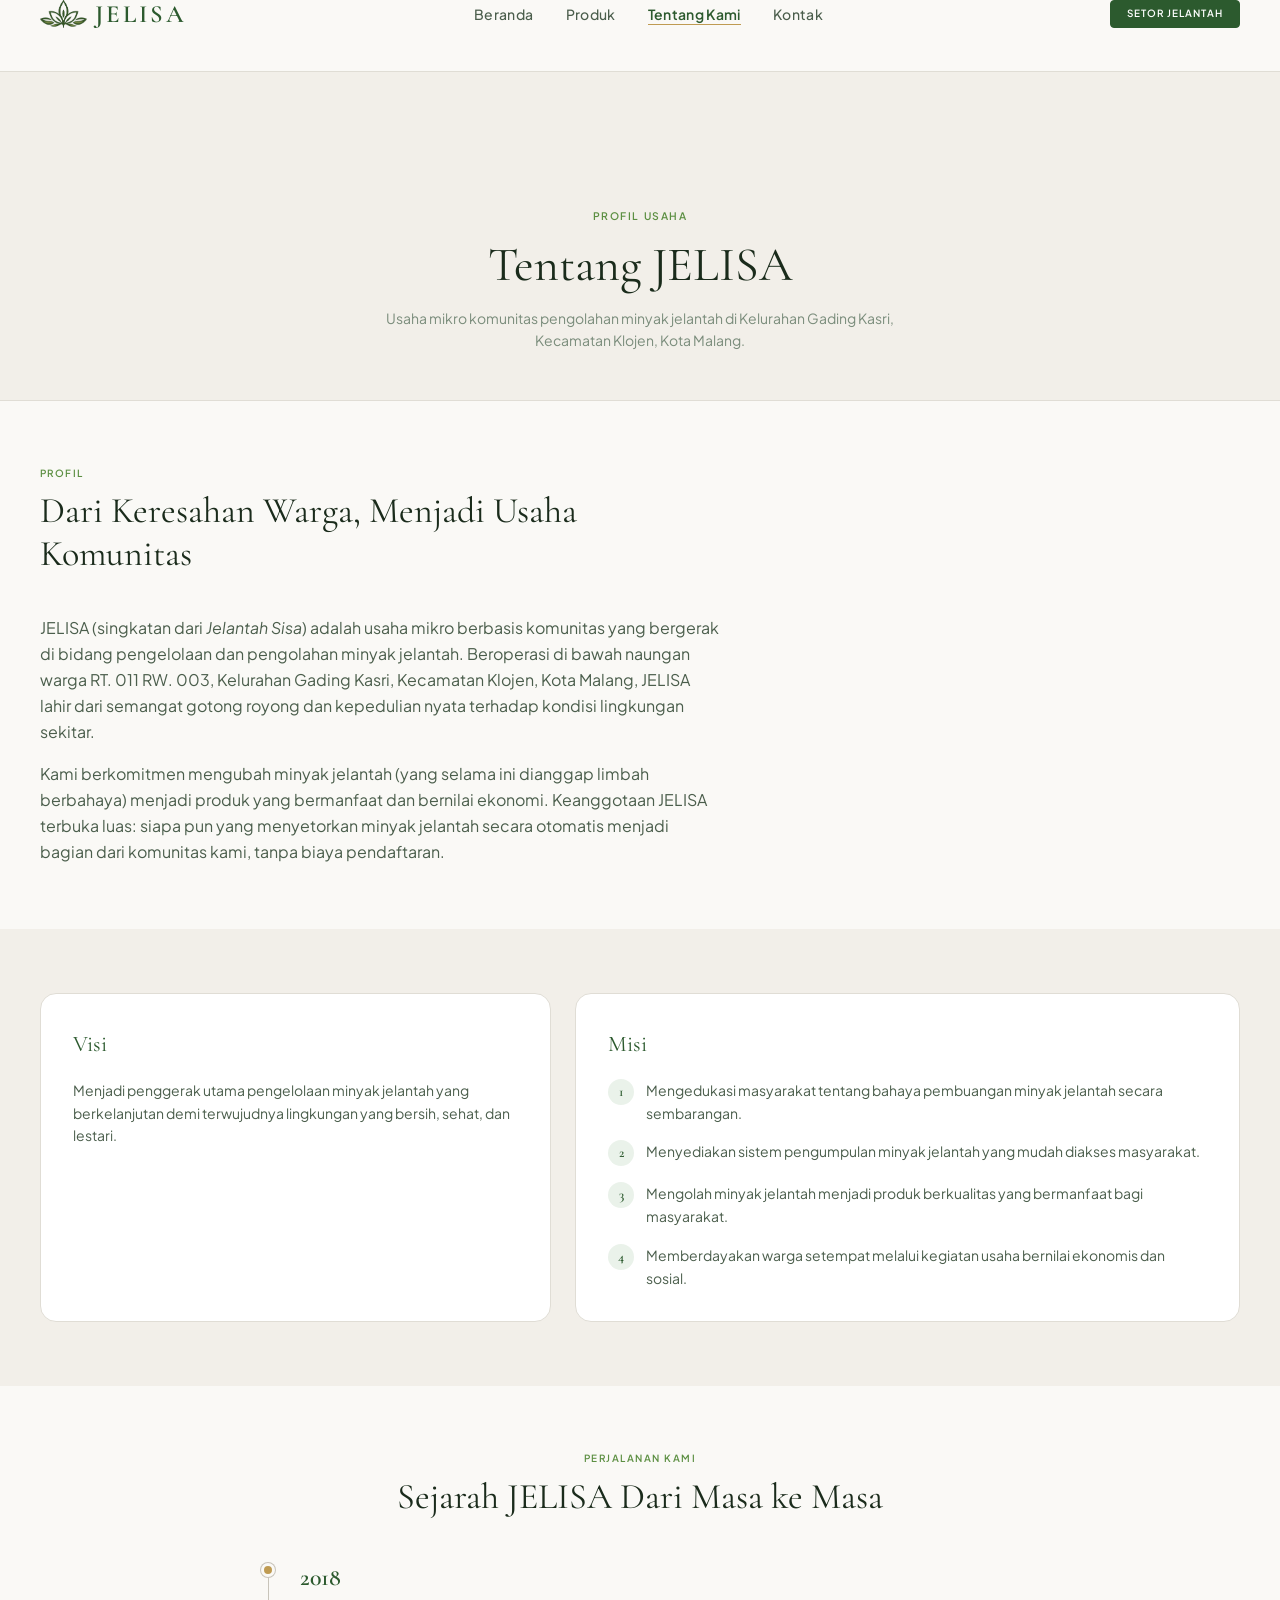
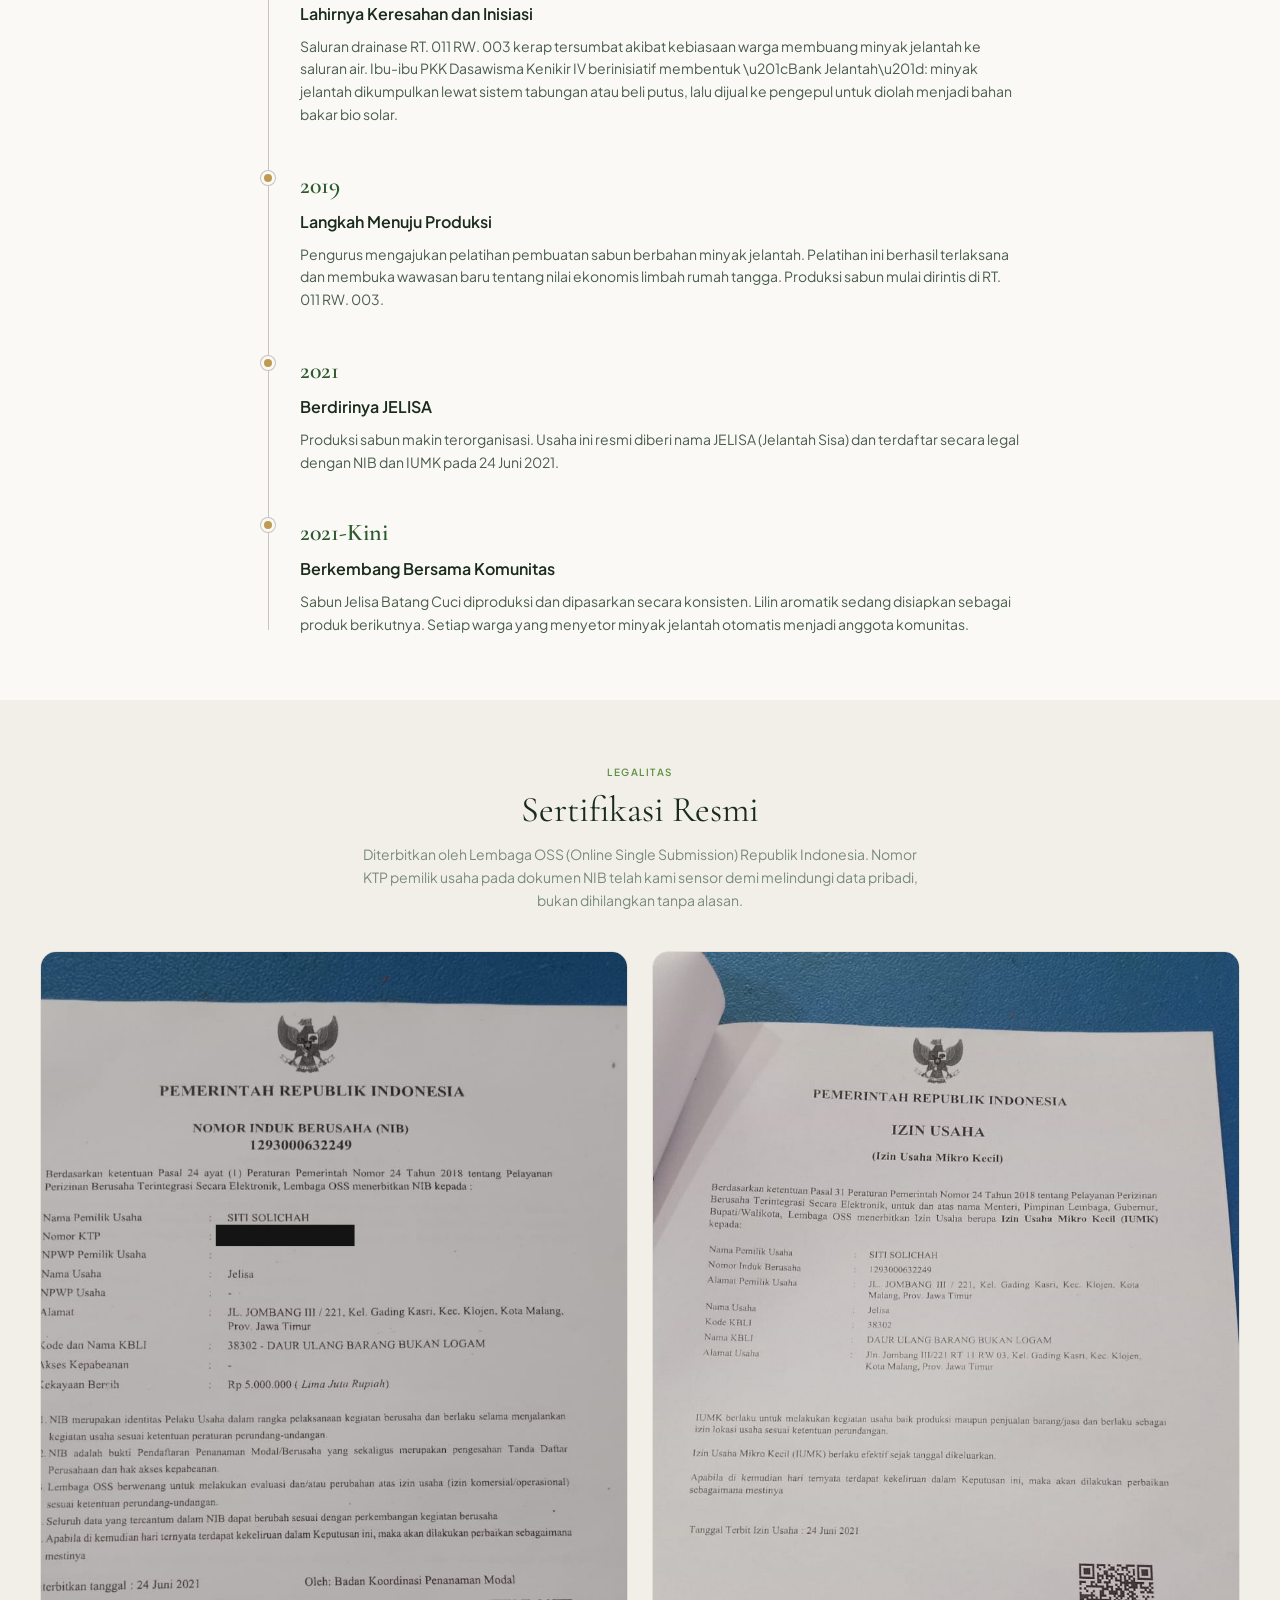
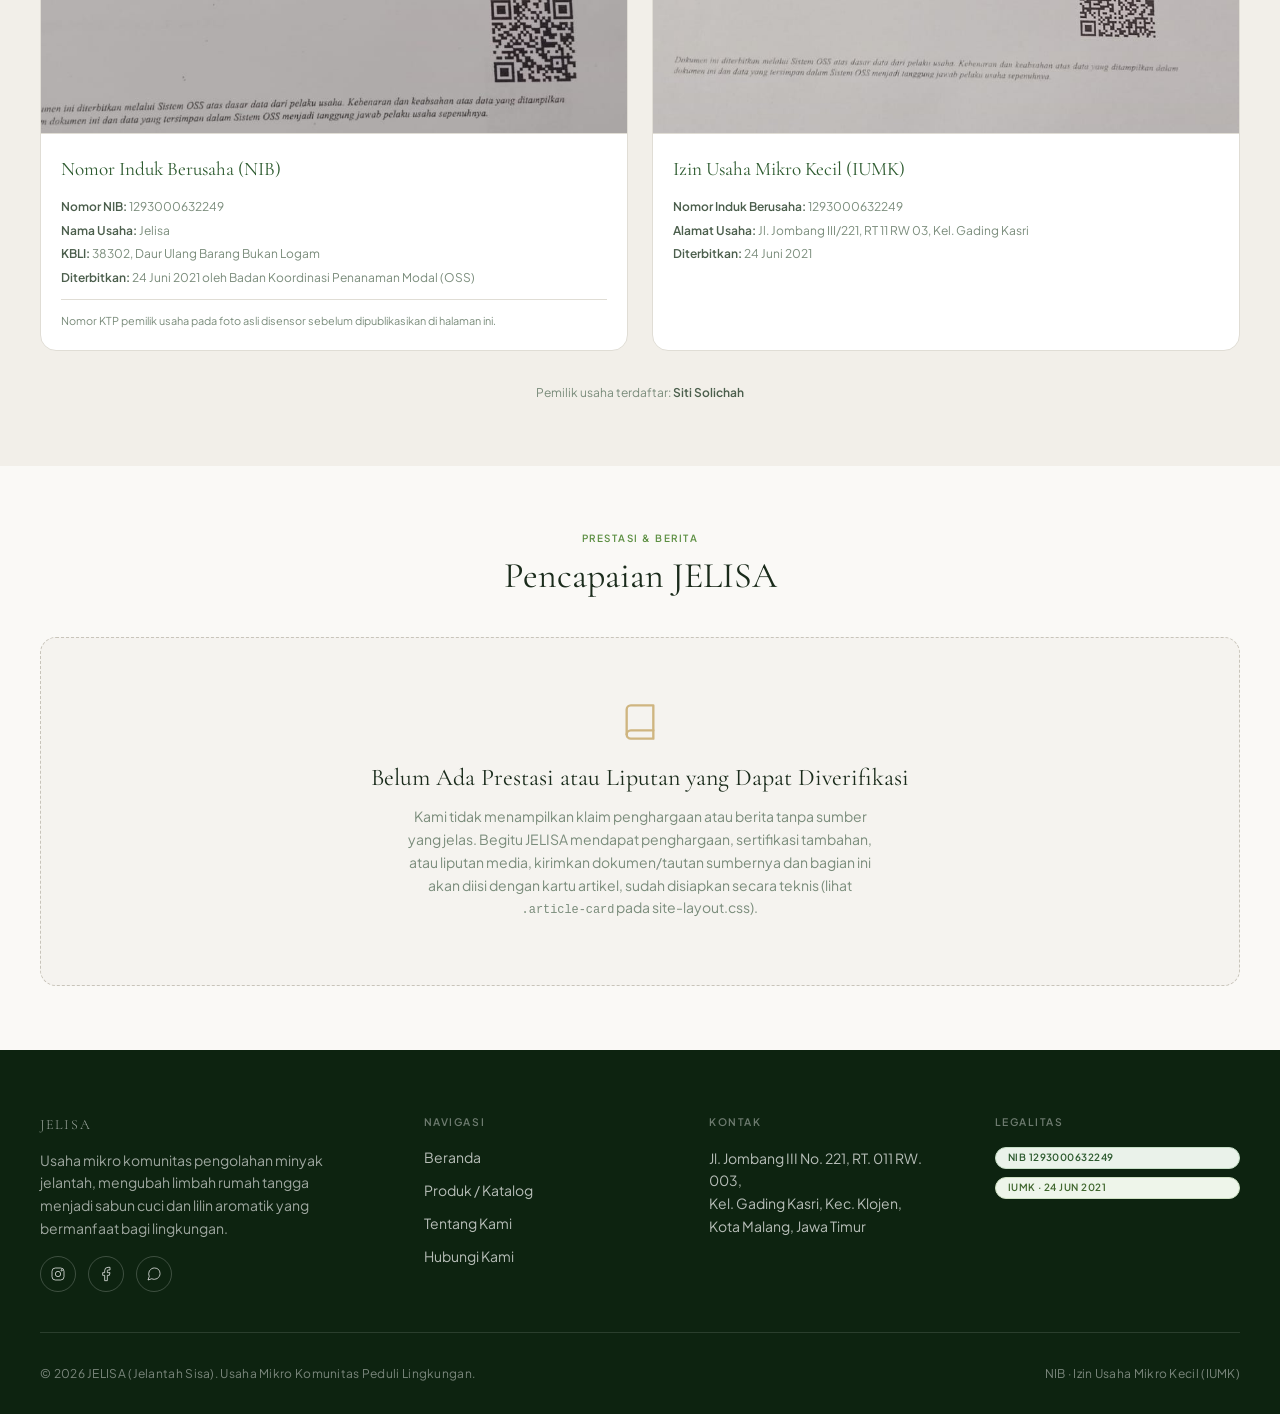
<file: tentang.html>
<!DOCTYPE html>
<html lang="id">
<head>
<meta charset="UTF-8">
<meta name="viewport" content="width=device-width, initial-scale=1.0">
<title>Tentang Kami | JELISA</title>
<meta name="description" content="Profil, visi misi, sejarah, dan sertifikasi resmi (NIB & IUMK) JELISA, usaha mikro komunitas pengolahan minyak jelantah di Gading Kasri, Kota Malang.">

<link rel="icon" type="image/png" href="images/logo/favicon-32.png">
<link rel="apple-touch-icon" href="images/logo/favicon-180.png">

<link rel="preconnect" href="https://fonts.googleapis.com">
<link rel="preconnect" href="https://fonts.gstatic.com" crossorigin>
<link href="https://fonts.googleapis.com/css2?family=Cormorant+Garamond:ital,wght@0,300;0,400;0,500;0,600;0,700;1,300;1,400;1,500;1,600&family=Plus+Jakarta+Sans:wght@300;400;500;600;700&display=swap" rel="stylesheet">

<link rel="stylesheet" href="css/jelisa-design-system.css">
<link rel="stylesheet" href="css/site-layout.css">
</head>
<body>
<nav class="jelisa-nav" id="mainNav" role="banner">
  <div class="container">
    <div class="jelisa-nav__inner">

      <a href="index.html" class="jelisa-nav__logo" aria-label="JELISA, Beranda">
        <img src="images/logo/jelisa-icon-nav.png" alt="" class="jelisa-nav__logo-icon">
        <span class="jelisa-nav__logo-name">JELISA</span>
      </a>

      <ul class="jelisa-nav__links" role="list">
        <li><a href="index.html" class="jelisa-nav__link">Beranda</a></li>
        <li><a href="katalog.html" class="jelisa-nav__link">Produk</a></li>
        <li><a href="tentang.html" class="jelisa-nav__link" aria-current="page">Tentang Kami</a></li>
        <li><a href="kontak.html" class="jelisa-nav__link">Kontak</a></li>
      </ul>

      <div class="jelisa-nav__actions">
        <a href="kontak.html" class="btn btn-primary btn-sm jelisa-nav__cta">Setor Jelantah</a>
        <button class="jelisa-nav__hamburger" id="navToggle" aria-expanded="false" aria-controls="mobileMenu" aria-label="Buka menu">
          <span class="jelisa-nav__hamburger-line"></span>
          <span class="jelisa-nav__hamburger-line"></span>
          <span class="jelisa-nav__hamburger-line"></span>
        </button>
      </div>
    </div>
  </div>
</nav>

<div class="jelisa-nav__mobile-menu" id="mobileMenu" role="navigation" aria-label="Menu mobile">
  <ul class="jelisa-nav__mobile-links" role="list">
    <li><a href="index.html">Beranda</a></li>
    <li><a href="katalog.html">Produk</a></li>
    <li><a href="tentang.html">Tentang Kami</a></li>
    <li><a href="kontak.html">Kontak</a></li>
  </ul>
  <div class="jelisa-nav__mobile-cta">
    <a href="kontak.html" class="btn btn-primary btn-block btn-pill">Setor Jelantah</a>
  </div>
</div>

<main class="site-main">

  <header class="page-header">
    <div class="container">
      <p class="page-header__eyebrow">Profil Usaha</p>
      <h1 class="page-header__title">Tentang JELISA</h1>
      <p class="page-header__desc">Usaha mikro komunitas pengolahan minyak jelantah di Kelurahan Gading Kasri, Kecamatan Klojen, Kota Malang.</p>
    </div>
  </header>

  <section class="section">
    <div class="container">
      <div class="section__header is-left" style="max-width:680px">
        <p class="section__eyebrow">Profil</p>
        <h2 class="section__title">Dari Keresahan Warga, Menjadi Usaha Komunitas</h2>
      </div>
      <div style="max-width:680px">
        <p style="font-size:var(--text-base);color:var(--color-text-secondary);line-height:var(--leading-relaxed);margin-block-end:var(--space-4)">JELISA (singkatan dari <em>Jelantah Sisa</em>) adalah usaha mikro berbasis komunitas yang bergerak di bidang pengelolaan dan pengolahan minyak jelantah. Beroperasi di bawah naungan warga RT. 011 RW. 003, Kelurahan Gading Kasri, Kecamatan Klojen, Kota Malang, JELISA lahir dari semangat gotong royong dan kepedulian nyata terhadap kondisi lingkungan sekitar.</p>
        <p style="font-size:var(--text-base);color:var(--color-text-secondary);line-height:var(--leading-relaxed)">Kami berkomitmen mengubah minyak jelantah (yang selama ini dianggap limbah berbahaya) menjadi produk yang bermanfaat dan bernilai ekonomi. Keanggotaan JELISA terbuka luas: siapa pun yang menyetorkan minyak jelantah secara otomatis menjadi bagian dari komunitas kami, tanpa biaya pendaftaran.</p>
      </div>
    </div>
  </section>

  <section class="section section--alt">
    <div class="container">
      <div class="about-grid">
        <div class="about-card">
          <p class="about-card__label">Visi</p>
          <p style="font-size:var(--text-sm);color:var(--color-text-secondary);line-height:var(--leading-relaxed)">Menjadi penggerak utama pengelolaan minyak jelantah yang berkelanjutan demi terwujudnya lingkungan yang bersih, sehat, dan lestari.</p>
        </div>
        <div class="about-card">
          <p class="about-card__label">Misi</p>
          <ol style="display:flex;flex-direction:column;gap:var(--space-4)">
            <li style="display:flex;gap:var(--space-3);font-size:var(--text-sm);color:var(--color-text-secondary);line-height:var(--leading-relaxed)"><span style="flex-shrink:0;width:26px;height:26px;border-radius:50%;background:var(--jelisa-primary-50);color:var(--jelisa-primary);font-family:var(--font-heading);font-weight:600;display:flex;align-items:center;justify-content:center;font-size:.85rem">1</span><span>Mengedukasi masyarakat tentang bahaya pembuangan minyak jelantah secara sembarangan.</span></li>
            <li style="display:flex;gap:var(--space-3);font-size:var(--text-sm);color:var(--color-text-secondary);line-height:var(--leading-relaxed)"><span style="flex-shrink:0;width:26px;height:26px;border-radius:50%;background:var(--jelisa-primary-50);color:var(--jelisa-primary);font-family:var(--font-heading);font-weight:600;display:flex;align-items:center;justify-content:center;font-size:.85rem">2</span><span>Menyediakan sistem pengumpulan minyak jelantah yang mudah diakses masyarakat.</span></li>
            <li style="display:flex;gap:var(--space-3);font-size:var(--text-sm);color:var(--color-text-secondary);line-height:var(--leading-relaxed)"><span style="flex-shrink:0;width:26px;height:26px;border-radius:50%;background:var(--jelisa-primary-50);color:var(--jelisa-primary);font-family:var(--font-heading);font-weight:600;display:flex;align-items:center;justify-content:center;font-size:.85rem">3</span><span>Mengolah minyak jelantah menjadi produk berkualitas yang bermanfaat bagi masyarakat.</span></li>
            <li style="display:flex;gap:var(--space-3);font-size:var(--text-sm);color:var(--color-text-secondary);line-height:var(--leading-relaxed)"><span style="flex-shrink:0;width:26px;height:26px;border-radius:50%;background:var(--jelisa-primary-50);color:var(--jelisa-primary);font-family:var(--font-heading);font-weight:600;display:flex;align-items:center;justify-content:center;font-size:.85rem">4</span><span>Memberdayakan warga setempat melalui kegiatan usaha bernilai ekonomis dan sosial.</span></li>
          </ol>
        </div>
      </div>
    </div>
  </section>

  <section class="section">
    <div class="container">
      <div class="section__header">
        <p class="section__eyebrow">Perjalanan Kami</p>
        <h2 class="section__title">Sejarah JELISA Dari Masa ke Masa</h2>
      </div>
      <div class="timeline">
      <div class="timeline__item">
        <span class="timeline__dot"></span>
        <p class="timeline__year">2018</p>
        <p class="timeline__title">Lahirnya Keresahan dan Inisiasi</p>
        <p class="timeline__text">Saluran drainase RT. 011 RW. 003 kerap tersumbat akibat kebiasaan warga membuang minyak jelantah ke saluran air. Ibu-ibu PKK Dasawisma Kenikir IV berinisiatif membentuk \u201cBank Jelantah\u201d: minyak jelantah dikumpulkan lewat sistem tabungan atau beli putus, lalu dijual ke pengepul untuk diolah menjadi bahan bakar bio solar.</p>
      </div>
      <div class="timeline__item">
        <span class="timeline__dot"></span>
        <p class="timeline__year">2019</p>
        <p class="timeline__title">Langkah Menuju Produksi</p>
        <p class="timeline__text">Pengurus mengajukan pelatihan pembuatan sabun berbahan minyak jelantah. Pelatihan ini berhasil terlaksana dan membuka wawasan baru tentang nilai ekonomis limbah rumah tangga. Produksi sabun mulai dirintis di RT. 011 RW. 003.</p>
      </div>
      <div class="timeline__item">
        <span class="timeline__dot"></span>
        <p class="timeline__year">2021</p>
        <p class="timeline__title">Berdirinya JELISA</p>
        <p class="timeline__text">Produksi sabun makin terorganisasi. Usaha ini resmi diberi nama JELISA (Jelantah Sisa) dan terdaftar secara legal dengan NIB dan IUMK pada 24 Juni 2021.</p>
      </div>
      <div class="timeline__item">
        <span class="timeline__dot"></span>
        <p class="timeline__year">2021-Kini</p>
        <p class="timeline__title">Berkembang Bersama Komunitas</p>
        <p class="timeline__text">Sabun Jelisa Batang Cuci diproduksi dan dipasarkan secara konsisten. Lilin aromatik sedang disiapkan sebagai produk berikutnya. Setiap warga yang menyetor minyak jelantah otomatis menjadi anggota komunitas.</p>
      </div>
      </div>
    </div>
  </section>

  <section class="section section--alt">
    <div class="container">
      <div class="section__header">
        <p class="section__eyebrow">Legalitas</p>
        <h2 class="section__title">Sertifikasi Resmi</h2>
        <p class="section__desc" style="margin-inline:auto">Diterbitkan oleh Lembaga OSS (Online Single Submission) Republik Indonesia. Nomor KTP pemilik usaha pada dokumen NIB telah kami sensor demi melindungi data pribadi, bukan dihilangkan tanpa alasan.</p>
      </div>
      <div class="cert-grid">

        <div class="cert-card">
          <div class="cert-card__image-wrap">
            <img class="cert-card__image" src="images/sertifikat/Foto_8_redacted.jpeg" alt="Dokumen Nomor Induk Berusaha (NIB) JELISA, nomor KTP disensor" loading="lazy">
          </div>
          <div class="cert-card__body">
            <p class="cert-card__title">Nomor Induk Berusaha (NIB)</p>
            <div class="cert-card__meta">
              <span><strong>Nomor NIB:</strong> 1293000632249</span>
              <span><strong>Nama Usaha:</strong> Jelisa</span>
              <span><strong>KBLI:</strong> 38302, Daur Ulang Barang Bukan Logam</span>
              <span><strong>Diterbitkan:</strong> 24 Juni 2021 oleh Badan Koordinasi Penanaman Modal (OSS)</span>
            </div>
            <p class="cert-card__note">Nomor KTP pemilik usaha pada foto asli disensor sebelum dipublikasikan di halaman ini.</p>
          </div>
        </div>

        <div class="cert-card">
          <div class="cert-card__image-wrap">
            <img class="cert-card__image" src="images/sertifikat/Foto_9.jpeg" alt="Dokumen Izin Usaha Mikro Kecil (IUMK) JELISA" loading="lazy">
          </div>
          <div class="cert-card__body">
            <p class="cert-card__title">Izin Usaha Mikro Kecil (IUMK)</p>
            <div class="cert-card__meta">
              <span><strong>Nomor Induk Berusaha:</strong> 1293000632249</span>
              <span><strong>Alamat Usaha:</strong> Jl. Jombang III/221, RT 11 RW 03, Kel. Gading Kasri</span>
              <span><strong>Diterbitkan:</strong> 24 Juni 2021</span>
            </div>
          </div>
        </div>

      </div>
      <p style="text-align:center;font-size:var(--text-xs);color:var(--color-text-muted);margin-block-start:var(--space-8)">Pemilik usaha terdaftar: <strong style="color:var(--color-text-secondary)">Siti Solichah</strong></p>
    </div>
  </section>

  <section class="section">
    <div class="container">
      <div class="section__header">
        <p class="section__eyebrow">Prestasi &amp; Berita</p>
        <h2 class="section__title">Pencapaian JELISA</h2>
      </div>
      <div class="placeholder-block">
        <svg class="placeholder-block__icon" viewBox="0 0 24 24" fill="none" stroke="currentColor" stroke-width="1.4" stroke-linecap="round" stroke-linejoin="round">
          <path d="M4 19.5A2.5 2.5 0 0 1 6.5 17H20"/>
          <path d="M6.5 2H20v20H6.5A2.5 2.5 0 0 1 4 19.5v-15A2.5 2.5 0 0 1 6.5 2z"/>
        </svg>
        <p class="placeholder-block__title">Belum Ada Prestasi atau Liputan yang Dapat Diverifikasi</p>
        <p class="placeholder-block__text">Kami tidak menampilkan klaim penghargaan atau berita tanpa sumber yang jelas. Begitu JELISA mendapat penghargaan, sertifikasi tambahan, atau liputan media, kirimkan dokumen/tautan sumbernya dan bagian ini akan diisi dengan kartu artikel, sudah disiapkan secara teknis (lihat <code style="font-size:.85em">.article-card</code> pada site-layout.css).</p>
      </div>
    </div>
  </section>

</main>

<footer class="site-footer" role="contentinfo">
  <div class="container">
    <div class="site-footer__grid">

      <div class="site-footer__brand">
        <p class="site-footer__logo">JELISA</p>
        <p>Usaha mikro komunitas pengolahan minyak jelantah, mengubah limbah rumah tangga menjadi sabun cuci dan lilin aromatik yang bermanfaat bagi lingkungan.</p>
        <!-- Placeholder akun media sosial: ganti href="#" dengan tautan resmi JELISA -->
        <div class="site-footer__social">
          <a href="#" aria-label="Instagram JELISA">
            <svg width="16" height="16" viewBox="0 0 24 24" fill="none" stroke="currentColor" stroke-width="1.5"><rect x="3" y="3" width="18" height="18" rx="5"/><circle cx="12" cy="12" r="4"/><circle cx="17.5" cy="6.5" r="1"/></svg>
          </a>
          <a href="#" aria-label="Facebook JELISA">
            <svg width="16" height="16" viewBox="0 0 24 24" fill="none" stroke="currentColor" stroke-width="1.5"><path d="M18 2h-3a5 5 0 0 0-5 5v3H7v4h3v8h4v-8h3l1-4h-4V7a1 1 0 0 1 1-1h3z"/></svg>
          </a>
          <a href="#" aria-label="WhatsApp JELISA">
            <svg width="16" height="16" viewBox="0 0 24 24" fill="none" stroke="currentColor" stroke-width="1.5"><path d="M21 11.5a8.38 8.38 0 0 1-.9 3.8 8.5 8.5 0 0 1-7.6 4.7 8.38 8.38 0 0 1-3.8-.9L3 21l1.9-5.7a8.38 8.38 0 0 1-.9-3.8 8.5 8.5 0 0 1 4.7-7.6 8.38 8.38 0 0 1 3.8-.9h.5a8.48 8.48 0 0 1 8 8v.5z"/></svg>
          </a>
        </div>
      </div>

      <div>
        <p class="site-footer__heading">Navigasi</p>
        <nav class="site-footer__links">
          <a href="index.html">Beranda</a>
          <a href="katalog.html">Produk / Katalog</a>
          <a href="tentang.html">Tentang Kami</a>
          <a href="kontak.html">Hubungi Kami</a>
        </nav>
      </div>

      <div>
        <p class="site-footer__heading">Kontak</p>
        <p class="site-footer__address">
          Jl. Jombang III No. 221, RT. 011 RW. 003,<br>
          Kel. Gading Kasri, Kec. Klojen,<br>
          Kota Malang, Jawa Timur
        </p>
      </div>

      <div>
        <p class="site-footer__heading">Legalitas</p>
        <div style="display:flex;flex-direction:column;gap:8px">
          <span class="badge badge-primary">NIB 1293000632249</span>
          <span class="badge badge-secondary">IUMK · 24 Jun 2021</span>
        </div>
      </div>

    </div>

    <div class="site-footer__bottom">
      <span>© 2026 JELISA (Jelantah Sisa). Usaha Mikro Komunitas Peduli Lingkungan.</span>
      <span>NIB · Izin Usaha Mikro Kecil (IUMK)</span>
    </div>
  </div>
</footer>

<script src="js/site-nav.js"></script>
<script src="js/site-whatsapp.js"></script>
</body>
</html>
</file>
<file: css/jelisa-design-system.css>
/* ============================================================
   JELISA DESIGN SYSTEM v1.0
   Style: Botanical Luxury
   Fonts: Cormorant Garamond + Plus Jakarta Sans
   Colors: Forest Green · Sage · Antique Gold
   ============================================================

   TABLE OF CONTENTS
   -----------------
   1.  Google Fonts Import
   2.  CSS Custom Properties (Design Tokens)
       2.1  Brand Colors (Primary, Secondary, Accent)
       2.2  Neutral Colors
       2.3  Semantic Colors
       2.4  Typography
       2.5  Spacing Scale
       2.6  Border Radius
       2.7  Box Shadows
       2.8  Transitions
       2.9  Layout
   3.  CSS Reset
   4.  Base Styles
   5.  Layout — Container
   6.  Component: Navigation (.jelisa-nav)
   7.  Component: Buttons (.btn)
   8.  Component: Badges (.badge)
   9.  Component: Product Card (.card-product)
   10. Signature Element: Botanical Divider (.botanical-divider)
   11. Utility Classes
   ============================================================ */


/* ============================================================
   1. GOOGLE FONTS IMPORT
   ============================================================ */
@import url('https://fonts.googleapis.com/css2?family=Cormorant+Garamond:ital,wght@0,300;0,400;0,500;0,600;0,700;1,300;1,400;1,500;1,600&family=Plus+Jakarta+Sans:wght@300;400;500;600;700&display=swap');


/* ============================================================
   2. CSS CUSTOM PROPERTIES (DESIGN TOKENS)
   ============================================================ */
:root {

  /* --------------------------------------------------
     2.1 BRAND COLORS
     -------------------------------------------------- */

  /* Primary — Forest Green (#2C5A2E) */
  --jelisa-primary-50:  #EAF2EA;
  --jelisa-primary-100: #C5DEC6;
  --jelisa-primary-200: #9DC89E;
  --jelisa-primary-300: #72AE74;
  --jelisa-primary-400: #4D9450;
  --jelisa-primary:     #2C5A2E;   /* ← BRAND PRIMARY */
  --jelisa-primary-600: #245126;
  --jelisa-primary-700: #1C431E;
  --jelisa-primary-800: #143415;
  --jelisa-primary-900: #0D2310;

  /* Secondary — Sage Green (#5C8F42) */
  --jelisa-secondary-50:  #EEF5EA;
  --jelisa-secondary-100: #CDE0C2;
  --jelisa-secondary-200: #ABCA97;
  --jelisa-secondary-300: #87B36A;
  --jelisa-secondary-400: #6DA050;
  --jelisa-secondary:     #5C8F42;  /* ← BRAND SECONDARY */
  --jelisa-secondary-600: #4E7B38;
  --jelisa-secondary-700: #40672E;
  --jelisa-secondary-800: #315123;
  --jelisa-secondary-900: #233C18;

  /* Accent — Antique Gold (#BF9B52) */
  --jelisa-accent-50:  #FAF4E6;
  --jelisa-accent-100: #F0DEB5;
  --jelisa-accent-200: #E5C880;
  --jelisa-accent-300: #D6B05A;
  --jelisa-accent-400: #CA9E44;
  --jelisa-accent:     #BF9B52;    /* ← BRAND ACCENT */
  --jelisa-accent-600: #A68540;
  --jelisa-accent-700: #8C6F32;
  --jelisa-accent-800: #725923;
  --jelisa-accent-900: #574315;

  /* --------------------------------------------------
     2.2 NEUTRAL COLORS
     -------------------------------------------------- */
  --jelisa-neutral-50:  #FAFAF8;
  --jelisa-neutral-100: #F5F3EF;
  --jelisa-neutral-200: #EAE6DE;
  --jelisa-neutral-300: #D4CEC3;
  --jelisa-neutral-400: #B0A998;
  --jelisa-neutral-500: #8C846F;
  --jelisa-neutral-600: #625E50;
  --jelisa-neutral-700: #3D3B31;
  --jelisa-neutral-800: #262520;
  --jelisa-neutral-900: #14130F;

  /* --------------------------------------------------
     2.3 SEMANTIC COLORS
     -------------------------------------------------- */
  --color-bg:             #FAF9F6;  /* Page background (warm cream) */
  --color-bg-alt:         #F2EFE9;  /* Alternate section background */
  --color-surface:        #FFFFFF;  /* Card / component surface */
  --color-surface-alt:    #F5F3EF;  /* Subtle surface variant */
  --color-border:         #E0DDD5;  /* Default border */
  --color-border-strong:  #C8C4BA;  /* Stronger border */
  --color-text-primary:   #1A2B1B;  /* Main text (near-black green) */
  --color-text-secondary: #4B5E4C;  /* Secondary text */
  --color-text-muted:     #7A8C7B;  /* Muted / placeholder text */
  --color-text-inverse:   #FFFFFF;  /* Text on dark backgrounds */
  --color-error:          #B91C1C;
  --color-success:        #166534;

  /* --------------------------------------------------
     2.4 TYPOGRAPHY
     -------------------------------------------------- */
  --font-heading: 'Cormorant Garamond', 'Georgia', serif;
  --font-body:    'Plus Jakarta Sans', system-ui, -apple-system, sans-serif;
  --font-mono:    'JetBrains Mono', 'Courier New', monospace;

  /* Type Scale */
  --text-xs:   0.75rem;    /*  12px */
  --text-sm:   0.875rem;   /*  14px */
  --text-base: 1rem;       /*  16px */
  --text-lg:   1.125rem;   /*  18px */
  --text-xl:   1.25rem;    /*  20px */
  --text-2xl:  1.5rem;     /*  24px */
  --text-3xl:  1.875rem;   /*  30px */
  --text-4xl:  2.25rem;    /*  36px */
  --text-5xl:  3rem;       /*  48px */
  --text-6xl:  3.75rem;    /*  60px */
  --text-7xl:  4.5rem;     /*  72px */

  /* Font Weights */
  --font-light:    300;
  --font-regular:  400;
  --font-medium:   500;
  --font-semibold: 600;
  --font-bold:     700;

  /* Line Heights */
  --leading-tight:   1.2;
  --leading-snug:    1.375;
  --leading-normal:  1.5;
  --leading-relaxed: 1.625;
  --leading-loose:   2;

  /* Letter Spacing */
  --tracking-tight:   -0.025em;
  --tracking-normal:   0em;
  --tracking-wide:     0.025em;
  --tracking-wider:    0.05em;
  --tracking-widest:   0.15em;

  /* --------------------------------------------------
     2.5 SPACING SCALE  (base unit: 4px)
     -------------------------------------------------- */
  --space-0:  0;
  --space-1:  0.25rem;   /*  4px */
  --space-2:  0.5rem;    /*  8px */
  --space-3:  0.75rem;   /* 12px */
  --space-4:  1rem;      /* 16px */
  --space-5:  1.25rem;   /* 20px */
  --space-6:  1.5rem;    /* 24px */
  --space-8:  2rem;      /* 32px */
  --space-10: 2.5rem;    /* 40px */
  --space-12: 3rem;      /* 48px */
  --space-16: 4rem;      /* 64px */
  --space-20: 5rem;      /* 80px */
  --space-24: 6rem;      /* 96px */
  --space-32: 8rem;      /* 128px */

  /* --------------------------------------------------
     2.6 BORDER RADIUS
     -------------------------------------------------- */
  --radius-none: 0;
  --radius-sm:   0.125rem;  /*  2px */
  --radius-base: 0.25rem;   /*  4px */
  --radius-md:   0.375rem;  /*  6px */
  --radius-lg:   0.5rem;    /*  8px */
  --radius-xl:   0.75rem;   /* 12px */
  --radius-2xl:  1rem;      /* 16px */
  --radius-3xl:  1.5rem;    /* 24px */
  --radius-full: 9999px;

  /* --------------------------------------------------
     2.7 BOX SHADOWS
     -------------------------------------------------- */
  --shadow-xs:     0 1px 2px rgba(26, 43, 27, 0.05);
  --shadow-sm:     0 2px 6px rgba(26, 43, 27, 0.08), 0 1px 2px rgba(26, 43, 27, 0.04);
  --shadow-base:   0 4px 12px rgba(26, 43, 27, 0.10), 0 2px 4px rgba(26, 43, 27, 0.06);
  --shadow-md:     0 8px 24px rgba(26, 43, 27, 0.12), 0 4px 8px rgba(26, 43, 27, 0.06);
  --shadow-lg:     0 16px 40px rgba(26, 43, 27, 0.14), 0 8px 16px rgba(26, 43, 27, 0.08);
  --shadow-xl:     0 24px 64px rgba(26, 43, 27, 0.16), 0 12px 24px rgba(26, 43, 27, 0.08);
  --shadow-accent: 0 4px 20px rgba(191, 155, 82, 0.30);
  --shadow-inset:  inset 0 2px 4px rgba(26, 43, 27, 0.06);

  /* --------------------------------------------------
     2.8 TRANSITIONS
     -------------------------------------------------- */
  --ease:          cubic-bezier(0.4, 0, 0.2, 1);
  --ease-out:      cubic-bezier(0.0, 0, 0.2, 1);
  --ease-spring:   cubic-bezier(0.34, 1.56, 0.64, 1);
  --transition-fast:   120ms cubic-bezier(0.4, 0, 0.2, 1);
  --transition-base:   220ms cubic-bezier(0.4, 0, 0.2, 1);
  --transition-slow:   380ms cubic-bezier(0.4, 0, 0.2, 1);
  --transition-spring: 420ms cubic-bezier(0.34, 1.56, 0.64, 1);

  /* --------------------------------------------------
     2.9 LAYOUT
     -------------------------------------------------- */
  --container-max:         1280px;
  --container-content:     720px;
  --nav-height:            72px;
  --nav-height-mobile:     60px;
  --section-y:             5rem;    /* vertical section padding desktop */
  --section-y-mobile:      3rem;    /* vertical section padding mobile */
}


/* ============================================================
   3. CSS RESET
   ============================================================ */
*, *::before, *::after {
  box-sizing: border-box;
  margin: 0;
  padding: 0;
}

html {
  font-size: 16px;
  scroll-behavior: smooth;
  -webkit-text-size-adjust: 100%;
}

body {
  font-family: var(--font-body);
  font-size: var(--text-base);
  font-weight: var(--font-regular);
  color: var(--color-text-primary);
  background-color: var(--color-bg);
  line-height: var(--leading-normal);
  -webkit-font-smoothing: antialiased;
  -moz-osx-font-smoothing: grayscale;
}

img, video, svg { display: block; max-width: 100%; }
a               { color: inherit; text-decoration: none; }
button          { cursor: pointer; font-family: inherit; border: none; background: none; padding: 0; }
ul, ol          { list-style: none; }
input, textarea, select { font-family: inherit; font-size: inherit; }

@media (prefers-reduced-motion: reduce) {
  *, *::before, *::after {
    transition-duration: 0.01ms !important;
    animation-duration: 0.01ms !important;
  }
  html { scroll-behavior: auto; }
}


/* ============================================================
   4. BASE STYLES
   ============================================================ */
h1, h2, h3, h4, h5, h6 {
  font-family: var(--font-heading);
  font-weight: var(--font-regular);
  line-height: var(--leading-tight);
  color: var(--color-text-primary);
}

p { line-height: var(--leading-relaxed); }
strong { font-weight: var(--font-semibold); }
em     { font-style: italic; }

:focus-visible {
  outline: 2px solid var(--jelisa-accent);
  outline-offset: 2px;
  border-radius: var(--radius-sm);
}


/* ============================================================
   5. LAYOUT — CONTAINER
   ============================================================ */
.container {
  width: 100%;
  max-width: var(--container-max);
  margin-inline: auto;
  padding-inline: var(--space-5);
}

@media (min-width: 640px)  { .container { padding-inline: var(--space-6); } }
@media (min-width: 1024px) { .container { padding-inline: var(--space-10); } }


/* ============================================================
   6. COMPONENT: NAVIGATION
   ============================================================ */
.jelisa-nav {
  position: fixed;
  inset-block-start: 0;
  inset-inline: 0;
  height: var(--nav-height-mobile);
  background: rgba(250, 249, 246, 0.95);
  backdrop-filter: blur(16px);
  -webkit-backdrop-filter: blur(16px);
  border-bottom: 1px solid var(--color-border);
  z-index: 200;
  transition: box-shadow var(--transition-base);
}

.jelisa-nav.is-scrolled { box-shadow: var(--shadow-sm); }

@media (min-width: 768px) { .jelisa-nav { height: var(--nav-height); } }

.jelisa-nav__inner {
  display: flex;
  align-items: center;
  justify-content: space-between;
  height: 100%;
  gap: var(--space-6);
}

/* Logo */
.jelisa-nav__logo {
  display: flex;
  align-items: center;
  gap: var(--space-2);
  flex-shrink: 0;
}

.jelisa-nav__logo-icon { width: 28px; height: 28px; }

.jelisa-nav__logo-name {
  font-family: var(--font-heading);
  font-size: 1.55rem;
  font-weight: var(--font-semibold);
  letter-spacing: 0.12em;
  color: var(--jelisa-primary);
  line-height: 1;
  user-select: none;
}

/* Desktop links */
.jelisa-nav__links {
  display: none;
  align-items: center;
  gap: var(--space-8);
  flex: 1;
  justify-content: center;
}

@media (min-width: 768px) { .jelisa-nav__links { display: flex; } }

.jelisa-nav__link {
  font-size: var(--text-sm);
  font-weight: var(--font-medium);
  color: var(--color-text-secondary);
  letter-spacing: var(--tracking-wide);
  position: relative;
  padding-block-end: 2px;
  transition: color var(--transition-base);
}

.jelisa-nav__link::after {
  content: '';
  position: absolute;
  inset-block-end: 0;
  inset-inline: 0;
  height: 1px;
  background: var(--jelisa-accent);
  transform: scaleX(0);
  transform-origin: left;
  transition: transform var(--transition-base);
}

.jelisa-nav__link:hover { color: var(--jelisa-primary); }

.jelisa-nav__link:hover::after,
.jelisa-nav__link[aria-current="page"]::after { transform: scaleX(1); }

.jelisa-nav__link[aria-current="page"] {
  color: var(--jelisa-primary);
  font-weight: var(--font-semibold);
}

/* Actions area */
.jelisa-nav__actions {
  display: flex;
  align-items: center;
  gap: var(--space-2);
  flex-shrink: 0;
}

.jelisa-nav__cta { display: none; }

@media (min-width: 768px) { .jelisa-nav__cta { display: inline-flex; } }

/* Icon button */
.jelisa-nav__icon-btn {
  display: flex;
  align-items: center;
  justify-content: center;
  width: 38px;
  height: 38px;
  border-radius: var(--radius-full);
  color: var(--color-text-secondary);
  transition: all var(--transition-base);
}

.jelisa-nav__icon-btn:hover {
  color: var(--jelisa-primary);
  background: var(--jelisa-primary-50);
}

/* Hamburger toggle */
.jelisa-nav__hamburger {
  display: flex;
  flex-direction: column;
  justify-content: center;
  gap: 5px;
  width: 38px;
  height: 38px;
  padding: var(--space-2);
  border-radius: var(--radius-md);
  transition: background var(--transition-fast);
}

.jelisa-nav__hamburger:hover { background: var(--jelisa-primary-50); }

@media (min-width: 768px) { .jelisa-nav__hamburger { display: none; } }

.jelisa-nav__hamburger-line {
  display: block;
  height: 1.5px;
  background: var(--jelisa-primary);
  border-radius: 2px;
  transition: all var(--transition-base);
}

.jelisa-nav__hamburger[aria-expanded="true"] .jelisa-nav__hamburger-line:nth-child(1) {
  transform: translateY(6.5px) rotate(45deg);
}
.jelisa-nav__hamburger[aria-expanded="true"] .jelisa-nav__hamburger-line:nth-child(2) {
  opacity: 0;
  transform: scaleX(0);
}
.jelisa-nav__hamburger[aria-expanded="true"] .jelisa-nav__hamburger-line:nth-child(3) {
  transform: translateY(-6.5px) rotate(-45deg);
}

/* Mobile drawer */
.jelisa-nav__mobile-menu {
  position: fixed;
  inset-block-start: var(--nav-height-mobile);
  inset-inline: 0;
  background: var(--color-surface);
  border-bottom: 1px solid var(--color-border);
  padding: var(--space-3) var(--space-5) var(--space-6);
  box-shadow: var(--shadow-md);
  z-index: 199;
  transform: translateY(-8px);
  opacity: 0;
  visibility: hidden;
  pointer-events: none;
  transition: transform var(--transition-base),
              opacity var(--transition-base),
              visibility 0s linear var(--transition-base);
}

.jelisa-nav__mobile-menu.is-open {
  transform: translateY(0);
  opacity: 1;
  visibility: visible;
  pointer-events: all;
  transition: transform var(--transition-base), opacity var(--transition-base), visibility 0s;
}

@media (min-width: 768px) { .jelisa-nav__mobile-menu { display: none; } }

.jelisa-nav__mobile-links { display: flex; flex-direction: column; }

.jelisa-nav__mobile-links a {
  display: block;
  padding-block: var(--space-4);
  font-size: var(--text-base);
  font-weight: var(--font-medium);
  color: var(--color-text-secondary);
  border-bottom: 1px solid var(--color-border);
  transition: color var(--transition-fast), padding-left var(--transition-fast);
}

.jelisa-nav__mobile-links li:last-child a { border-bottom: none; }

.jelisa-nav__mobile-links a:hover {
  color: var(--jelisa-primary);
  padding-left: var(--space-2);
}

.jelisa-nav__mobile-cta { margin-block-start: var(--space-5); }


/* ============================================================
   7. COMPONENT: BUTTONS
   ============================================================ */
.btn {
  display: inline-flex;
  align-items: center;
  justify-content: center;
  gap: var(--space-2);
  font-family: var(--font-body);
  font-size: 0.72rem;
  font-weight: var(--font-semibold);
  letter-spacing: var(--tracking-widest);
  text-transform: uppercase;
  white-space: nowrap;
  cursor: pointer;
  text-decoration: none;
  border: 1.5px solid transparent;
  border-radius: var(--radius-base);
  padding: var(--space-3) var(--space-6);
  line-height: 1;
  transition:
    background-color var(--transition-base),
    color            var(--transition-base),
    border-color     var(--transition-base),
    box-shadow       var(--transition-base),
    transform        var(--transition-base);
}

.btn:focus-visible {
  outline: 2px solid var(--jelisa-accent);
  outline-offset: 2px;
}

.btn:active { transform: translateY(0) !important; box-shadow: none !important; }

/* — Primary */
.btn-primary {
  background: var(--jelisa-primary);
  color: var(--color-text-inverse);
  border-color: var(--jelisa-primary);
}
.btn-primary:hover {
  background: var(--jelisa-primary-700);
  border-color: var(--jelisa-primary-700);
  box-shadow: var(--shadow-base);
  transform: translateY(-1px);
}

/* — Secondary */
.btn-secondary {
  background: transparent;
  color: var(--jelisa-primary);
  border-color: var(--jelisa-primary);
}
.btn-secondary:hover {
  background: var(--jelisa-primary-50);
  transform: translateY(-1px);
}

/* — Accent (Gold) */
.btn-accent {
  background: var(--jelisa-accent);
  color: var(--color-text-inverse);
  border-color: var(--jelisa-accent);
}
.btn-accent:hover {
  background: var(--jelisa-accent-600);
  border-color: var(--jelisa-accent-600);
  box-shadow: var(--shadow-accent);
  transform: translateY(-1px);
}

/* — Accent Outline */
.btn-accent-outline {
  background: transparent;
  color: var(--jelisa-accent-700);
  border-color: var(--jelisa-accent);
}
.btn-accent-outline:hover {
  background: var(--jelisa-accent-50);
  transform: translateY(-1px);
}

/* — Ghost */
.btn-ghost {
  background: transparent;
  color: var(--color-text-secondary);
  border-color: var(--color-border-strong);
}
.btn-ghost:hover {
  color: var(--jelisa-primary);
  border-color: var(--jelisa-primary-200);
  background: var(--jelisa-primary-50);
}

/* — White Outline (use on dark backgrounds) */
.btn-white-outline {
  background: transparent;
  color: var(--color-text-inverse);
  border-color: rgba(255, 255, 255, 0.45);
}
.btn-white-outline:hover {
  background: rgba(255, 255, 255, 0.12);
  border-color: rgba(255, 255, 255, 0.65);
}

/* Sizes */
.btn-sm { font-size: 0.62rem; padding: var(--space-2) var(--space-4); letter-spacing: 0.1em; }
.btn-lg { font-size: 0.78rem; padding: var(--space-4) var(--space-10); }

/* Modifiers */
.btn-pill  { border-radius: var(--radius-full); }
.btn-block { width: 100%; }
.btn-icon  { padding: var(--space-2); border-radius: var(--radius-full); }


/* ============================================================
   8. COMPONENT: BADGES
   ============================================================ */
.badge {
  display: inline-flex;
  align-items: center;
  gap: var(--space-1);
  font-family: var(--font-body);
  font-size: 0.62rem;
  font-weight: var(--font-semibold);
  letter-spacing: var(--tracking-wider);
  text-transform: uppercase;
  padding: 3px var(--space-3);
  border-radius: var(--radius-full);
  border: 1px solid transparent;
  line-height: 1.4;
}

.badge-primary   { background: var(--jelisa-primary-50);   color: var(--jelisa-primary);       border-color: var(--jelisa-primary-100); }
.badge-secondary { background: var(--jelisa-secondary-50); color: var(--jelisa-secondary-700);  border-color: var(--jelisa-secondary-100); }
.badge-accent    { background: var(--jelisa-accent-50);    color: var(--jelisa-accent-700);     border-color: var(--jelisa-accent-100); }
.badge-sale      { background: #FFF0F0; color: var(--color-error); border-color: #FECACA; }


/* ============================================================
   9. COMPONENT: PRODUCT CARD
   ============================================================ */
.card-product {
  background: var(--color-surface);
  border: 1px solid var(--color-border);
  border-radius: var(--radius-2xl);
  overflow: hidden;
  position: relative;
  transition: all var(--transition-slow);
}

.card-product:hover {
  box-shadow: var(--shadow-md);
  transform: translateY(-4px);
  border-color: transparent;
}

/* Image area */
.card-product__image-wrap {
  position: relative;
  aspect-ratio: 4 / 3;
  overflow: hidden;
  background: var(--jelisa-primary-50);
}

.card-product__image {
  width: 100%;
  height: 100%;
  object-fit: cover;
  transition: transform var(--transition-slow);
}

.card-product:hover .card-product__image { transform: scale(1.05); }

/* Overlay badge */
.card-product__badge {
  position: absolute;
  top: var(--space-3);
  left: var(--space-3);
  background: var(--jelisa-accent);
  color: #fff;
  font-size: 0.58rem;
  font-weight: var(--font-semibold);
  letter-spacing: var(--tracking-wider);
  text-transform: uppercase;
  padding: 3px var(--space-3);
  border-radius: var(--radius-full);
  z-index: 1;
}

.card-product__badge--new        { background: var(--jelisa-secondary); }
.card-product__badge--sale        { background: var(--color-error); }
.card-product__badge--bestseller  { background: var(--jelisa-accent-700); }

/* Wishlist button */
.card-product__wishlist {
  position: absolute;
  top: var(--space-3);
  right: var(--space-3);
  width: 36px;
  height: 36px;
  display: flex;
  align-items: center;
  justify-content: center;
  background: rgba(255, 255, 255, 0.92);
  border: 1px solid var(--color-border);
  border-radius: var(--radius-full);
  cursor: pointer;
  z-index: 1;
  opacity: 0;
  transform: scale(0.85);
  transition: all var(--transition-base);
  color: var(--color-text-muted);
}

.card-product:hover .card-product__wishlist { opacity: 1; transform: scale(1); }
.card-product__wishlist:hover { border-color: var(--jelisa-accent); color: var(--color-error); box-shadow: var(--shadow-sm); }
.card-product__wishlist.is-active { opacity: 1; transform: scale(1); color: var(--color-error); border-color: #FECACA; }
.card-product__wishlist.is-active svg { fill: var(--color-error); }

/* Card body */
.card-product__body { padding: var(--space-5); }

.card-product__category {
  font-size: 0.62rem;
  font-weight: var(--font-semibold);
  letter-spacing: var(--tracking-widest);
  text-transform: uppercase;
  color: var(--jelisa-secondary);
  margin-block-end: var(--space-2);
}

.card-product__name {
  font-family: var(--font-heading);
  font-size: 1.35rem;
  font-weight: var(--font-semibold);
  color: var(--color-text-primary);
  line-height: var(--leading-snug);
  margin-block-end: var(--space-2);
}

.card-product__desc {
  font-size: var(--text-sm);
  color: var(--color-text-muted);
  line-height: var(--leading-relaxed);
  margin-block-end: var(--space-4);
  display: -webkit-box;
  -webkit-line-clamp: 2;
  -webkit-box-orient: vertical;
  overflow: hidden;
}

/* Rating */
.card-product__rating { display: flex; align-items: center; gap: var(--space-2); margin-block-end: var(--space-4); }
.card-product__stars  { display: flex; gap: 2px; }
.card-product__stars svg { width: 13px; height: 13px; }
.card-product__rating-count { font-size: var(--text-xs); color: var(--color-text-muted); }

.card-product__divider { height: 1px; background: var(--color-border); margin-block-end: var(--space-4); }

.card-product__footer {
  display: flex;
  align-items: center;
  justify-content: space-between;
  gap: var(--space-2);
}

.card-product__price { display: flex; flex-direction: column; gap: 2px; }

.card-product__price-current {
  font-family: var(--font-heading);
  font-size: 1.35rem;
  font-weight: var(--font-semibold);
  color: var(--jelisa-accent-700);
  line-height: 1;
}

.card-product__price-original {
  font-size: var(--text-xs);
  color: var(--color-text-muted);
  text-decoration: line-through;
}


/* ============================================================
   10. SIGNATURE ELEMENT: BOTANICAL DIVIDER
   A thin gold fade-line with a centered leaf motif.
   Usage: <div class="botanical-divider">
            <div class="botanical-divider__line"></div>
            <span class="botanical-divider__icon"><!-- SVG --></span>
            <div class="botanical-divider__line"></div>
          </div>
   ============================================================ */
.botanical-divider {
  display: flex;
  align-items: center;
  gap: var(--space-5);
  padding-block: var(--space-2);
}

.botanical-divider__line {
  flex: 1;
  height: 1px;
  background: linear-gradient(90deg, transparent 0%, var(--jelisa-accent-300) 50%, transparent 100%);
}

.botanical-divider__line:first-child {
  background: linear-gradient(90deg, transparent 0%, var(--jelisa-accent-300) 100%);
}

.botanical-divider__line:last-child {
  background: linear-gradient(90deg, var(--jelisa-accent-300) 0%, transparent 100%);
}

.botanical-divider__icon {
  flex-shrink: 0;
  color: var(--jelisa-accent);
  opacity: 0.85;
  display: flex;
  align-items: center;
}


/* ============================================================
   11. UTILITY CLASSES
   ============================================================ */

/* Typography */
.font-heading   { font-family: var(--font-heading); }
.font-body      { font-family: var(--font-body); }

.text-xs    { font-size: var(--text-xs); }
.text-sm    { font-size: var(--text-sm); }
.text-base  { font-size: var(--text-base); }
.text-lg    { font-size: var(--text-lg); }
.text-xl    { font-size: var(--text-xl); }
.text-2xl   { font-size: var(--text-2xl); }
.text-3xl   { font-size: var(--text-3xl); }
.text-4xl   { font-size: var(--text-4xl); }
.text-5xl   { font-size: var(--text-5xl); }

.font-light    { font-weight: var(--font-light); }
.font-regular  { font-weight: var(--font-regular); }
.font-medium   { font-weight: var(--font-medium); }
.font-semibold { font-weight: var(--font-semibold); }
.font-bold     { font-weight: var(--font-bold); }

.text-primary-color   { color: var(--color-text-primary); }
.text-secondary-color { color: var(--color-text-secondary); }
.text-muted           { color: var(--color-text-muted); }
.text-inverse         { color: var(--color-text-inverse); }
.text-green           { color: var(--jelisa-primary); }
.text-gold            { color: var(--jelisa-accent); }

.tracking-wide    { letter-spacing: var(--tracking-wide); }
.tracking-wider   { letter-spacing: var(--tracking-wider); }
.tracking-widest  { letter-spacing: var(--tracking-widest); }
.uppercase        { text-transform: uppercase; }
.italic           { font-style: italic; }
.leading-tight    { line-height: var(--leading-tight); }
.leading-relaxed  { line-height: var(--leading-relaxed); }

/* Display */
.hidden           { display: none; }
.flex             { display: flex; }
.grid             { display: grid; }
.items-center     { align-items: center; }
.justify-center   { justify-content: center; }
.justify-between  { justify-content: space-between; }
.gap-2  { gap: var(--space-2); }
.gap-3  { gap: var(--space-3); }
.gap-4  { gap: var(--space-4); }
.gap-6  { gap: var(--space-6); }
.w-full { width: 100%; }

/* Spacing */
.mt-4 { margin-block-start: var(--space-4); }
.mt-6 { margin-block-start: var(--space-6); }
.mt-8 { margin-block-start: var(--space-8); }
.mb-4 { margin-block-end: var(--space-4); }
.mb-6 { margin-block-end: var(--space-6); }
.mb-8 { margin-block-end: var(--space-8); }
.p-4  { padding: var(--space-4); }
.p-6  { padding: var(--space-6); }

/* Surfaces */
.surface   { background: var(--color-surface); }
.surface-alt { background: var(--color-surface-alt); }
.bg-primary { background: var(--jelisa-primary); }
.bg-accent  { background: var(--jelisa-accent); }
.rounded-xl { border-radius: var(--radius-xl); }
.rounded-2xl { border-radius: var(--radius-2xl); }
.border     { border: 1px solid var(--color-border); }
.shadow-sm  { box-shadow: var(--shadow-sm); }
.shadow-md  { box-shadow: var(--shadow-md); }
</file>
<file: css/site-layout.css>
/* ============================================================
   JELISA — SITE LAYOUT
   Lapisan tambahan DI ATAS jelisa-design-system.css.
   File ini TIDAK mengubah token/komponen brand — hanya menambah
   struktur halaman: hero, page-header, section utilities,
   placeholder block, dan footer.

   TABLE OF CONTENTS
   1. Page shell (.site-main)
   2. Hero (dipakai di Beranda)
   3. Page header (dipakai di halaman selain Beranda)
   4. Section utilities (dipakai berulang di semua halaman)
   5. Placeholder block (penanda area konten yang belum diisi)
   6. Footer
   ============================================================ */

/* --------------------------------------------------
   1. PAGE SHELL
   -------------------------------------------------- */
.site-main {
  padding-block-start: var(--nav-height-mobile);
  min-height: 50vh;
}
@media (min-width: 768px) {
  .site-main { padding-block-start: var(--nav-height); }
}

/* --------------------------------------------------
   2. HERO — Beranda
   -------------------------------------------------- */
.hero {
  background: var(--jelisa-primary);
  padding: var(--space-20) var(--space-5);
  text-align: center;
  position: relative;
  overflow: hidden;
  min-height: 480px;
  display: flex;
  align-items: center;
  justify-content: center;
}
@media (min-width: 768px) {
  .hero { padding: var(--space-32) var(--space-8); min-height: 580px; }
}

.hero__bg { position: absolute; inset: 0; opacity: 0.06; pointer-events: none; }
.hero__content { position: relative; z-index: 1; max-width: 680px; margin-inline: auto; }

.hero__eyebrow {
  font-size: 0.65rem;
  font-weight: var(--font-semibold);
  letter-spacing: var(--tracking-widest);
  text-transform: uppercase;
  color: var(--jelisa-accent-300);
  margin-block-end: var(--space-5);
}

.hero__title {
  font-family: var(--font-heading);
  font-size: clamp(2.4rem, 7vw, 4.6rem);
  font-weight: var(--font-light);
  color: #fff;
  line-height: 1.1;
  letter-spacing: 0.03em;
  margin-block-end: var(--space-5);
}
.hero__title em { font-style: italic; font-weight: 300; color: var(--jelisa-accent-200); }

.hero__sub {
  font-size: var(--text-sm);
  color: rgba(255, 255, 255, 0.7);
  line-height: var(--leading-relaxed);
  margin-block-end: var(--space-8);
  max-width: 480px;
  margin-inline: auto;
}

.hero__actions { display: flex; gap: var(--space-3); justify-content: center; flex-wrap: wrap; }

/* --------------------------------------------------
   3. PAGE HEADER — halaman selain Beranda
   -------------------------------------------------- */
.page-header {
  padding: calc(var(--nav-height-mobile) + var(--space-16)) var(--space-5) var(--space-12);
  text-align: center;
  background: var(--color-bg-alt);
  border-bottom: 1px solid var(--color-border);
}
@media (min-width: 768px) {
  .page-header { padding-block-start: calc(var(--nav-height) + var(--space-16)); }
}

.page-header__eyebrow {
  font-size: 0.65rem;
  font-weight: var(--font-semibold);
  letter-spacing: var(--tracking-widest);
  text-transform: uppercase;
  color: var(--jelisa-secondary);
  margin-block-end: var(--space-3);
}

.page-header__title {
  font-family: var(--font-heading);
  font-size: var(--text-5xl);
  font-weight: var(--font-regular);
  color: var(--color-text-primary);
  margin-block-end: var(--space-3);
}

.page-header__desc {
  font-size: var(--text-sm);
  color: var(--color-text-muted);
  max-width: 560px;
  margin-inline: auto;
  line-height: var(--leading-relaxed);
}

/* --------------------------------------------------
   4. SECTION UTILITIES — dipakai di semua halaman
   -------------------------------------------------- */
.section { padding-block: var(--space-16); }
.section--alt { background: var(--color-bg-alt); }

.section__eyebrow {
  font-size: 0.62rem;
  font-weight: var(--font-semibold);
  letter-spacing: var(--tracking-widest);
  text-transform: uppercase;
  color: var(--jelisa-secondary);
  margin-block-end: var(--space-2);
}

.section__title {
  font-family: var(--font-heading);
  font-size: var(--text-4xl);
  font-weight: var(--font-regular);
  color: var(--color-text-primary);
  line-height: var(--leading-tight);
  margin-block-end: var(--space-3);
}

.section__desc {
  font-size: var(--text-sm);
  color: var(--color-text-muted);
  max-width: 560px;
  line-height: var(--leading-relaxed);
}

.section__header { margin-block-end: var(--space-10); text-align: center; margin-inline: auto; }
.section__header.is-left { text-align: left; margin-inline: 0; }

/* Grid kartu produk — dipakai di Beranda (teaser) & Produk (katalog penuh) */
.cards-grid {
  display: grid;
  grid-template-columns: 1fr;
  gap: var(--space-6);
}
@media (min-width: 480px) { .cards-grid { grid-template-columns: repeat(2, 1fr); } }
@media (min-width: 900px) { .cards-grid--3 { grid-template-columns: repeat(3, 1fr); } }

/* --------------------------------------------------
   FILTER KATEGORI — katalog produk
   Hanya ditampilkan oleh JS saat jumlah produk > 8.
   -------------------------------------------------- */
.filter-bar { display: flex; flex-wrap: wrap; gap: var(--space-2); justify-content: center; margin-block-end: var(--space-10); }
.filter-pill {
  font-size: var(--text-xs); font-weight: var(--font-medium);
  padding: var(--space-2) var(--space-5); border-radius: var(--radius-full);
  border: 1px solid var(--color-border-strong); background: var(--color-surface);
  color: var(--color-text-secondary); cursor: pointer; transition: all var(--transition-fast);
}
.filter-pill:hover { border-color: var(--jelisa-primary-200); color: var(--jelisa-primary); }
.filter-pill.is-active { background: var(--jelisa-primary); color: #fff; border-color: var(--jelisa-primary); }

/* --------------------------------------------------
   GALERI FOTO MULTI-GAMBAR DI DALAM KARTU PRODUK
   -------------------------------------------------- */
.card-product__gallery-dots {
  position: absolute; inset-block-end: var(--space-3); inset-inline: 0;
  display: flex; gap: 6px; justify-content: center; z-index: 1;
}
.gallery-dot {
  width: 7px; height: 7px; border-radius: 50%;
  background: rgba(255,255,255,.55); border: 1px solid rgba(0,0,0,.15);
  cursor: pointer; padding: 0; transition: background var(--transition-fast);
}
.gallery-dot.is-active { background: var(--jelisa-accent); }

/* --------------------------------------------------
   FOOTER KARTU KATALOG — harga di atas, 2 tombol aksi di bawah
   -------------------------------------------------- */
.card-product__footer--stack { flex-direction: column; align-items: stretch; gap: var(--space-3); }
.card-product__actions { display: flex; gap: var(--space-2); }
.card-product__actions .btn { flex: 1; }
.card-product__actions .btn[disabled] { opacity: .45; cursor: not-allowed; pointer-events: none; }

/* --------------------------------------------------
   TIMELINE — sejarah usaha
   -------------------------------------------------- */
.timeline { position: relative; max-width: 760px; margin-inline: auto; }
.timeline::before {
  content: ''; position: absolute; inset-inline-start: 8px; inset-block: 6px;
  width: 1px; background: var(--color-border-strong);
}
.timeline__item { position: relative; padding-inline-start: var(--space-10); padding-block-end: var(--space-10); }
.timeline__item:last-child { padding-block-end: 0; }
.timeline__dot {
  position: absolute; inset-inline-start: 1px; inset-block-start: 5px;
  width: 14px; height: 14px; border-radius: 50%;
  background: var(--jelisa-accent); border: 3px solid var(--color-bg);
  box-shadow: 0 0 0 1px var(--color-border-strong);
}
.timeline__year {
  font-family: var(--font-heading); font-size: 1.5rem; font-weight: 600;
  color: var(--jelisa-primary); margin-block-end: var(--space-1);
}
.timeline__title { font-weight: var(--font-semibold); color: var(--color-text-primary); margin-block-end: var(--space-2); }
.timeline__text { font-size: var(--text-sm); color: var(--color-text-secondary); line-height: var(--leading-relaxed); }

/* --------------------------------------------------
   GALERI SERTIFIKASI — kartu dokumen legalitas
   -------------------------------------------------- */
.cert-grid { display: grid; grid-template-columns: 1fr; gap: var(--space-6); }
@media (min-width: 640px) { .cert-grid { grid-template-columns: repeat(2, 1fr); } }
.cert-card { background: var(--color-surface); border: 1px solid var(--color-border); border-radius: var(--radius-2xl); overflow: hidden; transition: box-shadow var(--transition-base); }
.cert-card:hover { box-shadow: var(--shadow-md); }
.cert-card__image-wrap { aspect-ratio: 3/4; overflow: hidden; background: var(--color-bg-alt); border-bottom: 1px solid var(--color-border); }
.cert-card__image { width: 100%; height: 100%; object-fit: cover; object-position: top; }
.cert-card__body { padding: var(--space-5); }
.cert-card__title { font-family: var(--font-heading); font-size: 1.2rem; color: var(--jelisa-primary); margin-block-end: var(--space-3); }
.cert-card__meta { display: flex; flex-direction: column; gap: var(--space-1); font-size: var(--text-xs); color: var(--color-text-muted); line-height: var(--leading-relaxed); }
.cert-card__meta strong { color: var(--color-text-secondary); font-weight: var(--font-semibold); }
.cert-card__note { margin-block-start: var(--space-3); padding-block-start: var(--space-3); border-top: 1px solid var(--color-border); font-size: 0.68rem; color: var(--color-text-muted); }

/* --------------------------------------------------
   KARTU ARTIKEL — prestasi / berita (untuk konten masa depan)
   -------------------------------------------------- */
.article-grid { display: grid; grid-template-columns: 1fr; gap: var(--space-6); }
@media (min-width: 640px) { .article-grid { grid-template-columns: repeat(3, 1fr); } }
.article-card { background: var(--color-surface); border: 1px solid var(--color-border); border-radius: var(--radius-xl); padding: var(--space-5); }
.article-card__date { font-size: var(--text-xs); color: var(--jelisa-secondary); font-weight: var(--font-semibold); margin-block-end: var(--space-2); }
.article-card__title { font-family: var(--font-heading); font-size: 1.15rem; margin-block-end: var(--space-2); }
.article-card__desc { font-size: var(--text-sm); color: var(--color-text-muted); line-height: var(--leading-relaxed); }

/* --------------------------------------------------
   FLOATING BUTTON WHATSAPP
   Disuntikkan lewat site-whatsapp.js, bukan ditulis manual
   di setiap halaman. Edit nomor/pesan di file JS tersebut.

   Catatan animasi: dipakai efek "ripple" (lingkaran membesar
   lalu hilang), BUKAN kedip on/off murni — kedip cepat berisiko
   memicu reaksi pada pengunjung dengan sensitivitas cahaya.
   Tetap terasa "hidup/menarik perhatian" tanpa risiko itu.
   Animasi ini otomatis dimatikan pada prefers-reduced-motion
   lewat aturan global di jelisa-design-system.css.
   -------------------------------------------------- */
.wa-float {
  position: fixed;
  inset-block-end: var(--space-6);
  inset-inline-end: var(--space-6);
  width: 58px; height: 58px;
  border-radius: 50%;
  background: #25D366; /* hijau resmi WhatsApp — sengaja keluar dari palet brand JELISA demi keterkenalan ikon ini */
  color: #fff;
  display: flex; align-items: center; justify-content: center;
  box-shadow: 0 6px 20px rgba(0,0,0,.25);
  z-index: 300;
  opacity: 0; transform: translateY(16px) scale(.85);
  pointer-events: none;
  transition: opacity var(--transition-base), transform var(--transition-base), background var(--transition-fast);
}
.wa-float.is-visible { opacity: 1; transform: translateY(0) scale(1); pointer-events: all; }
.wa-float:hover { background: #1EBE57; }
.wa-float:focus-visible { outline: 2px solid #fff; outline-offset: 3px; }

.wa-float__icon { width: 28px; height: 28px; position: relative; z-index: 2; }

.wa-float__pulse {
  position: absolute; inset: 0; border-radius: 50%;
  background: #25D366; opacity: .55; z-index: 1;
  animation: wa-pulse 2.2s ease-out infinite;
}
@keyframes wa-pulse {
  0%   { transform: scale(1);   opacity: .55; }
  100% { transform: scale(1.9); opacity: 0; }
}

@media (max-width: 480px) {
  .wa-float { width: 50px; height: 50px; inset-block-end: var(--space-5); inset-inline-end: var(--space-5); }
  .wa-float__icon { width: 24px; height: 24px; }
}

/* Grid 2 kolom untuk pasangan kartu (Visi/Misi, dsb.) */
.about-grid { display: grid; grid-template-columns: 1fr; gap: var(--space-6); }
@media (min-width: 768px) { .about-grid { grid-template-columns: 1fr 1.3fr; } }
.about-card { background: var(--color-surface); border: 1px solid var(--color-border); border-radius: var(--radius-2xl); padding: var(--space-8); }
.about-card__label { font-family: var(--font-heading); font-size: 1.4rem; color: var(--jelisa-primary); margin-block-end: var(--space-4); }

/* --------------------------------------------------
   5. PLACEHOLDER BLOCK
   Penanda jujur untuk area yang BELUM diisi konten asli.
   Jangan dipakai untuk menyembunyikan data — hapus blok ini
   begitu konten sebenarnya tersedia.
   -------------------------------------------------- */
.placeholder-block {
  border: 1.5px dashed var(--color-border-strong);
  border-radius: var(--radius-2xl);
  padding: var(--space-16) var(--space-8);
  text-align: center;
  background: var(--color-surface-alt);
}

.placeholder-block__icon {
  width: 40px;
  height: 40px;
  margin-inline: auto;
  margin-block-end: var(--space-4);
  color: var(--jelisa-accent);
  opacity: 0.7;
}

.placeholder-block__title {
  font-family: var(--font-heading);
  font-size: var(--text-2xl);
  color: var(--color-text-primary);
  margin-block-end: var(--space-2);
}

.placeholder-block__text {
  font-size: var(--text-sm);
  color: var(--color-text-muted);
  max-width: 480px;
  margin-inline: auto;
  line-height: var(--leading-relaxed);
}

/* --------------------------------------------------
   6. FOOTER
   -------------------------------------------------- */
.site-footer {
  background: var(--jelisa-primary-900);
  color: rgba(255, 255, 255, 0.55);
  padding-block: var(--space-16) var(--space-8);
}

.site-footer__grid {
  display: grid;
  grid-template-columns: 1fr;
  gap: var(--space-10);
  padding-block-end: var(--space-10);
  border-bottom: 1px solid rgba(255, 255, 255, 0.12);
}
@media (min-width: 768px) {
  .site-footer__grid { grid-template-columns: 1.4fr 1fr 1fr 1fr; }
}

.site-footer__logo {
  font-family: var(--font-heading);
  font-size: 1.8rem;
  font-weight: var(--font-light);
  letter-spacing: 0.14em;
  color: var(--jelisa-accent-300);
  margin-block-end: var(--space-3);
}

.site-footer__brand p {
  font-size: var(--text-sm);
  color: rgba(255, 255, 255, 0.6);
  max-width: 320px;
  line-height: var(--leading-relaxed);
}

.site-footer__heading {
  font-size: 0.65rem;
  font-weight: var(--font-semibold);
  letter-spacing: var(--tracking-widest);
  text-transform: uppercase;
  color: rgba(255, 255, 255, 0.4);
  margin-block-end: var(--space-4);
}

.site-footer__links { display: flex; flex-direction: column; gap: var(--space-3); }
.site-footer__links a { font-size: var(--text-sm); color: rgba(255, 255, 255, 0.7); transition: color var(--transition-fast); }
.site-footer__links a:hover { color: #fff; }

.site-footer__address { font-size: var(--text-sm); color: rgba(255, 255, 255, 0.7); line-height: var(--leading-relaxed); }

.site-footer__social { display: flex; gap: var(--space-3); margin-block-start: var(--space-4); }
.site-footer__social a {
  width: 36px; height: 36px;
  border-radius: var(--radius-full);
  border: 1px solid rgba(255, 255, 255, 0.2);
  display: flex; align-items: center; justify-content: center;
  color: rgba(255, 255, 255, 0.7);
  transition: all var(--transition-fast);
}
.site-footer__social a:hover { background: rgba(255, 255, 255, 0.1); color: #fff; border-color: rgba(255, 255, 255, 0.4); }

.site-footer__bottom {
  display: flex;
  flex-direction: column;
  gap: var(--space-2);
  align-items: center;
  text-align: center;
  padding-block-start: var(--space-8);
  font-size: var(--text-xs);
  letter-spacing: var(--tracking-wide);
  color: rgba(255, 255, 255, 0.45);
}
@media (min-width: 640px) {
  .site-footer__bottom { flex-direction: row; justify-content: space-between; text-align: left; }
}

/* --------------------------------------------------
   LOGO ASLI DI NAVBAR
   Ikon asli (jelisa-icon-nav.png) rasionya lebih lebar
   dari kotak 28x28 placeholder lama — pakai tinggi tetap,
   lebar menyesuaikan otomatis agar tidak gepeng.
   -------------------------------------------------- */
.jelisa-nav__logo-icon {
  width: auto;
  height: 28px;
  display: block;
}
</file>
